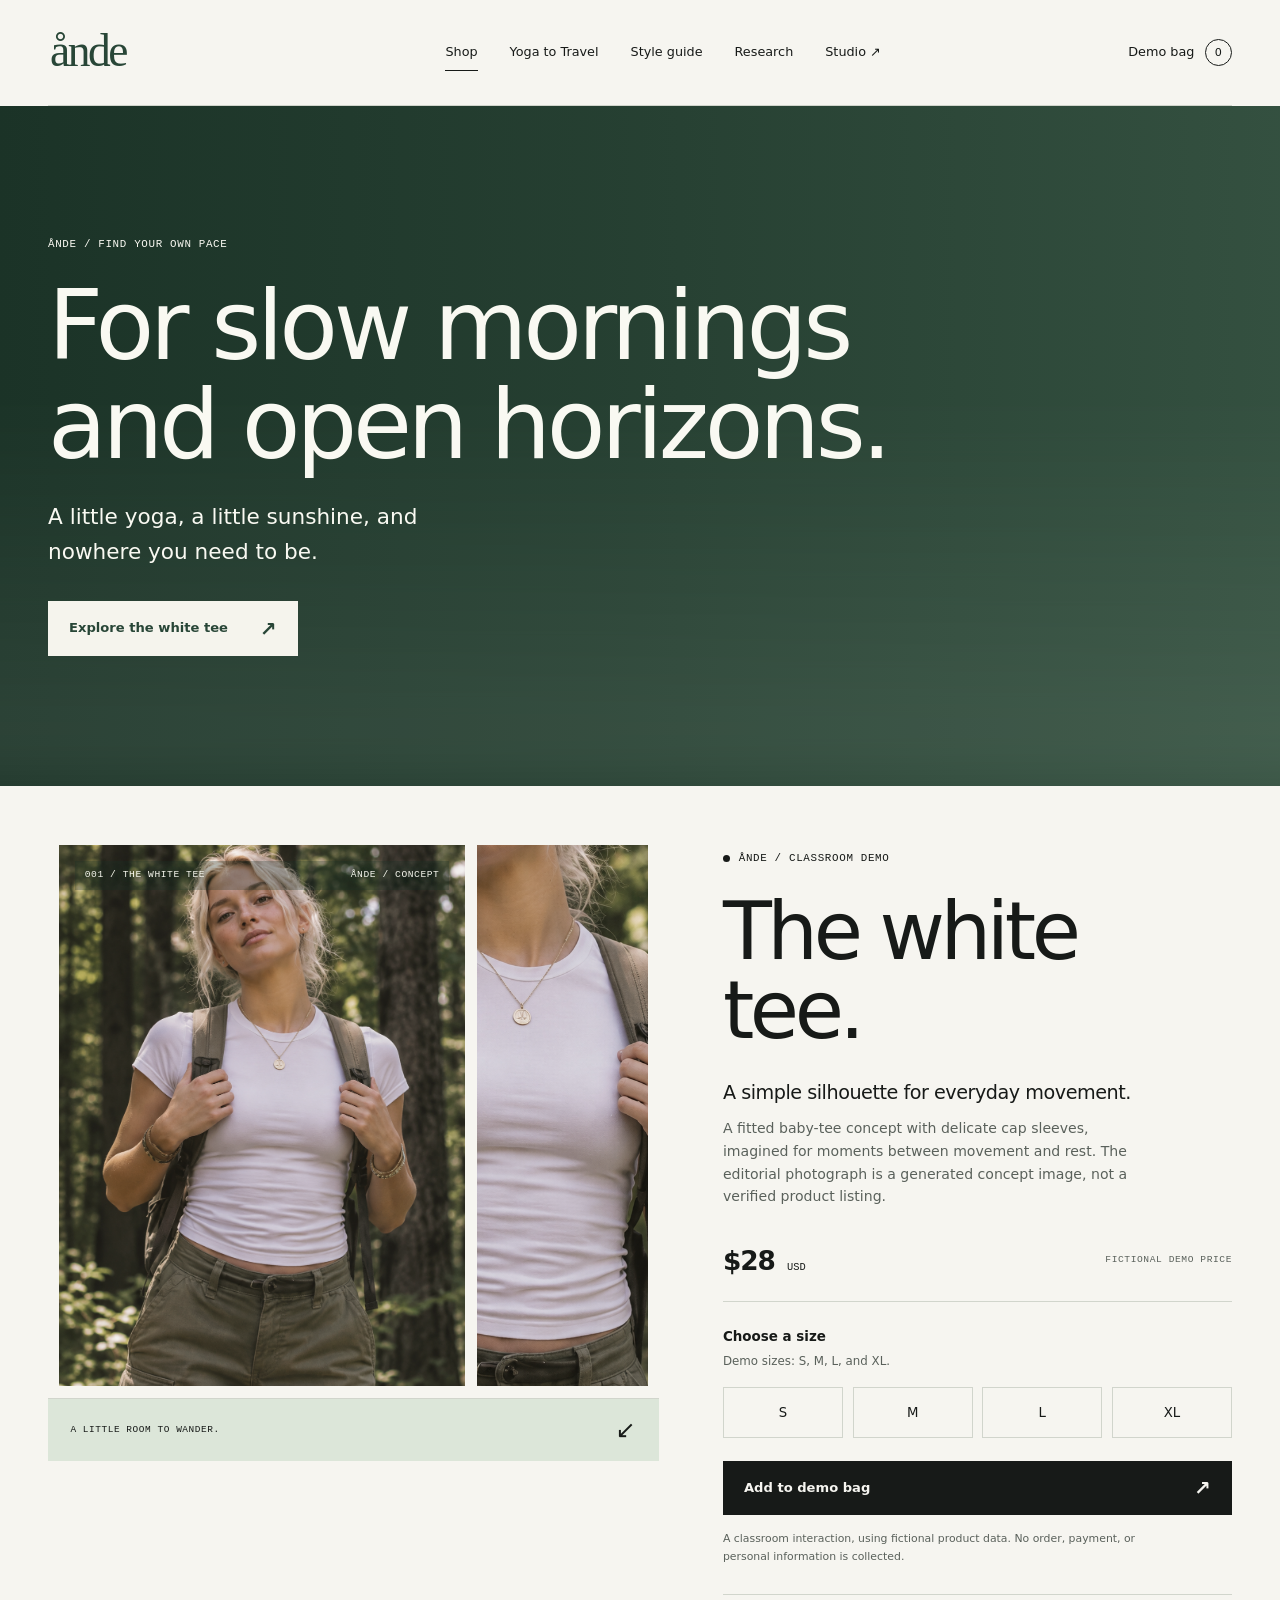
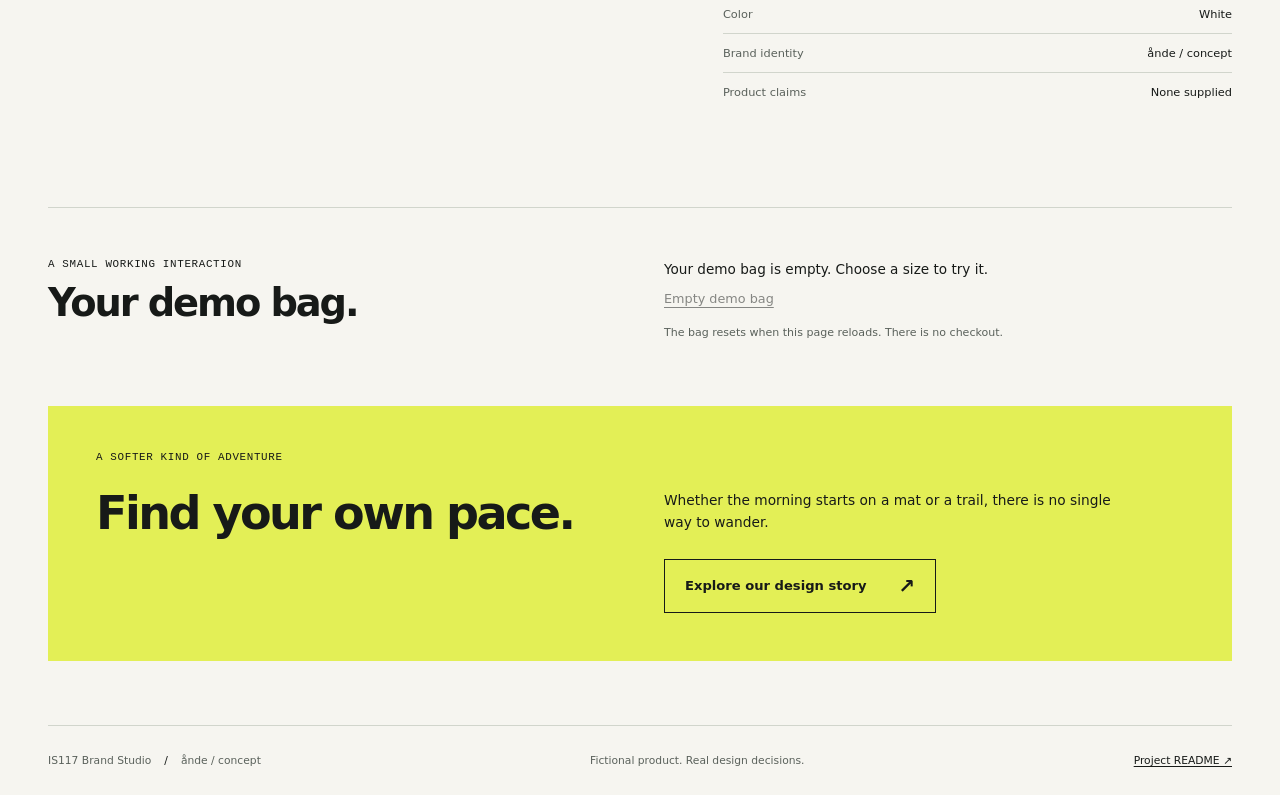
<file: public/index.html>
<!doctype html>
<html lang="en">
  <head>
    <meta charset="utf-8" />
    <meta name="viewport" content="width=device-width, initial-scale=1" />
    <meta
      name="description"
      content="ånde: a white tee concept for slow mornings and open horizons. Classroom demo storefront."
    />
    <title>ånde — slow mornings and open horizons</title>
    <link rel="icon" href="data:," />
    <link rel="stylesheet" href="styles.css" />
    <script src="shop.js" defer></script>
  </head>
  <body>
    <a class="skip-link" href="#main">Skip to content</a>

    <header class="site-header wrap">
      <a class="brand-link" href="index.html" aria-label="ånde storefront home"
        ><img
          class="wordmark"
          src="assets/ande-wordmark.svg"
          alt="ånde wordmark"
          width="175"
          height="26"
      /></a>
      <nav class="main-nav" aria-label="Main navigation">
        <a class="nav-link" href="index.html" aria-current="page">Shop</a>
        <a class="nav-link" href="yoga-to-travel.html">Yoga to Travel</a>
        <a class="nav-link" href="styleguide.html">Style guide</a>
        <a class="nav-link" href="research.html">Research</a>
        <a class="nav-link" href="studio.html"
          >Studio <span aria-hidden="true">↗</span></a
        >
      </nav>
      <a class="bag-link" href="#demo-bag" aria-label="View demo bag"
        >Demo bag <span id="bag-count" class="bag-count">0</span></a
      >
    </header>

    <main id="main">
      <section class="ande-hero" aria-labelledby="ande-headline">
        <div class="ande-hero-art" aria-hidden="true">
          <span class="ande-mist"></span>
        </div>
        <div class="ande-hero-copy wrap">
          <p class="eyebrow">ånde / find your own pace</p>
          <h1 id="ande-headline">For slow mornings<br />and open horizons.</h1>
          <p>A little yoga, a little sunshine, and nowhere you need to be.</p>
          <a class="button button-primary" href="#product-title"
            >Explore the white tee <span aria-hidden="true">↗</span></a
          >
        </div>
      </section>
      <section class="product-section wrap" aria-labelledby="product-title">
        <div class="product-visual">
          <div class="ande-photo-stack">
            <div class="ande-photo-primary">
              <div class="visual-label">
                <span>001 / The white tee</span><span>ånde / concept</span>
              </div>
              <img
                class="shirt-image"
                src="assets/a_crisp_realistic_outdoor_portrait_of_a_young_adu.png"
                alt="Platinum-blonde fashion model wearing a fitted white baby tee with cap sleeves in a mossy forest; concept image"
                width="800"
                height="880"
                loading="lazy"
              />
            </div>
            <div class="ande-photo-detail" aria-hidden="true">
              <img
                src="assets/a_crisp_realistic_outdoor_portrait_of_a_young_adu.png"
                alt=""
                loading="lazy"
              />
            </div>
          </div>
          <div class="image-caption">
            <span>A little room to wander.</span
            ><span aria-hidden="true">↙</span>
          </div>
        </div>
        <div class="product-information">
          <p class="eyebrow">
            <span class="status-dot" aria-hidden="true"></span> ånde / classroom
            demo
          </p>
          <h1 id="product-title">The white<br />tee.</h1>
          <p class="product-intro">
            A simple silhouette for everyday movement.
          </p>
          <p class="muted product-description">
            A fitted baby-tee concept with delicate cap sleeves, imagined for
            moments between movement and rest. The editorial photograph is a
            generated concept image, not a verified product listing.
          </p>
          <div class="price-row">
            <p class="price">$28 <span>USD</span></p>
            <span class="micro-label">Fictional demo price</span>
          </div>
          <form id="product-form" class="product-form" novalidate>
            <fieldset aria-describedby="size-help size-error">
              <legend>Choose a size</legend>
              <p id="size-help" class="field-help">
                Demo sizes: S, M, L, and XL.
              </p>
              <div class="size-options">
                <label class="size-option"
                  ><input type="radio" name="size" value="S" /><span
                    >S</span
                  ></label
                >
                <label class="size-option"
                  ><input type="radio" name="size" value="M" /><span
                    >M</span
                  ></label
                >
                <label class="size-option"
                  ><input type="radio" name="size" value="L" /><span
                    >L</span
                  ></label
                >
                <label class="size-option"
                  ><input type="radio" name="size" value="XL" /><span
                    >XL</span
                  ></label
                >
              </div>
              <p id="size-error" class="field-error" role="alert" hidden>
                Choose a size before adding the shirt to your demo bag.
              </p>
            </fieldset>
            <button class="button button-primary add-button" type="submit">
              Add to demo bag <span aria-hidden="true">↗</span>
            </button>
          </form>
          <p class="demo-disclaimer">
            A classroom interaction, using fictional product data. No order,
            payment, or personal information is collected.
          </p>
          <dl class="product-facts">
            <div>
              <dt>Color</dt>
              <dd>White</dd>
            </div>
            <div>
              <dt>Brand identity</dt>
              <dd>ånde / concept</dd>
            </div>
            <div>
              <dt>Product claims</dt>
              <dd>None supplied</dd>
            </div>
          </dl>
        </div>
      </section>

      <section
        id="demo-bag"
        class="bag-section wrap"
        aria-labelledby="bag-title"
      >
        <div>
          <p class="eyebrow">A small working interaction</p>
          <h2 id="bag-title">Your demo bag.</h2>
        </div>
        <div class="bag-details">
          <p
            id="bag-status"
            class="bag-message"
            role="status"
            aria-live="polite"
            aria-atomic="true"
          >
            Your demo bag is empty. Choose a size to try it.
          </p>
          <ul id="bag-items" class="bag-items"></ul>
          <button id="clear-bag" class="text-button" type="button" disabled>
            Empty demo bag
          </button>
          <p class="field-help">
            The bag resets when this page reloads. There is no checkout.
          </p>
        </div>
      </section>

      <section class="starter-next wrap" aria-labelledby="next-title">
        <p class="eyebrow">A softer kind of adventure</p>
        <h2 id="next-title">Find your own pace.</h2>
        <div>
          <p>
            Whether the morning starts on a mat or a trail, there is no single
            way to wander.
          </p>
          <a class="button button-secondary" href="styleguide.html"
            >Explore our design story <span aria-hidden="true">↗</span></a
          >
        </div>
      </section>
    </main>

    <footer class="site-footer wrap">
      <p>
        IS117 Brand Studio <span class="footer-separator"> / </span> ånde /
        concept
      </p>
      <p class="footer-tagline">Fictional product. Real design decisions.</p>
      <a href="https://github.com/kaw393939/is117-brand-studio#readme"
        >Project README <span aria-hidden="true">↗</span></a
      >
    </footer>
  </body>
</html>
</file>
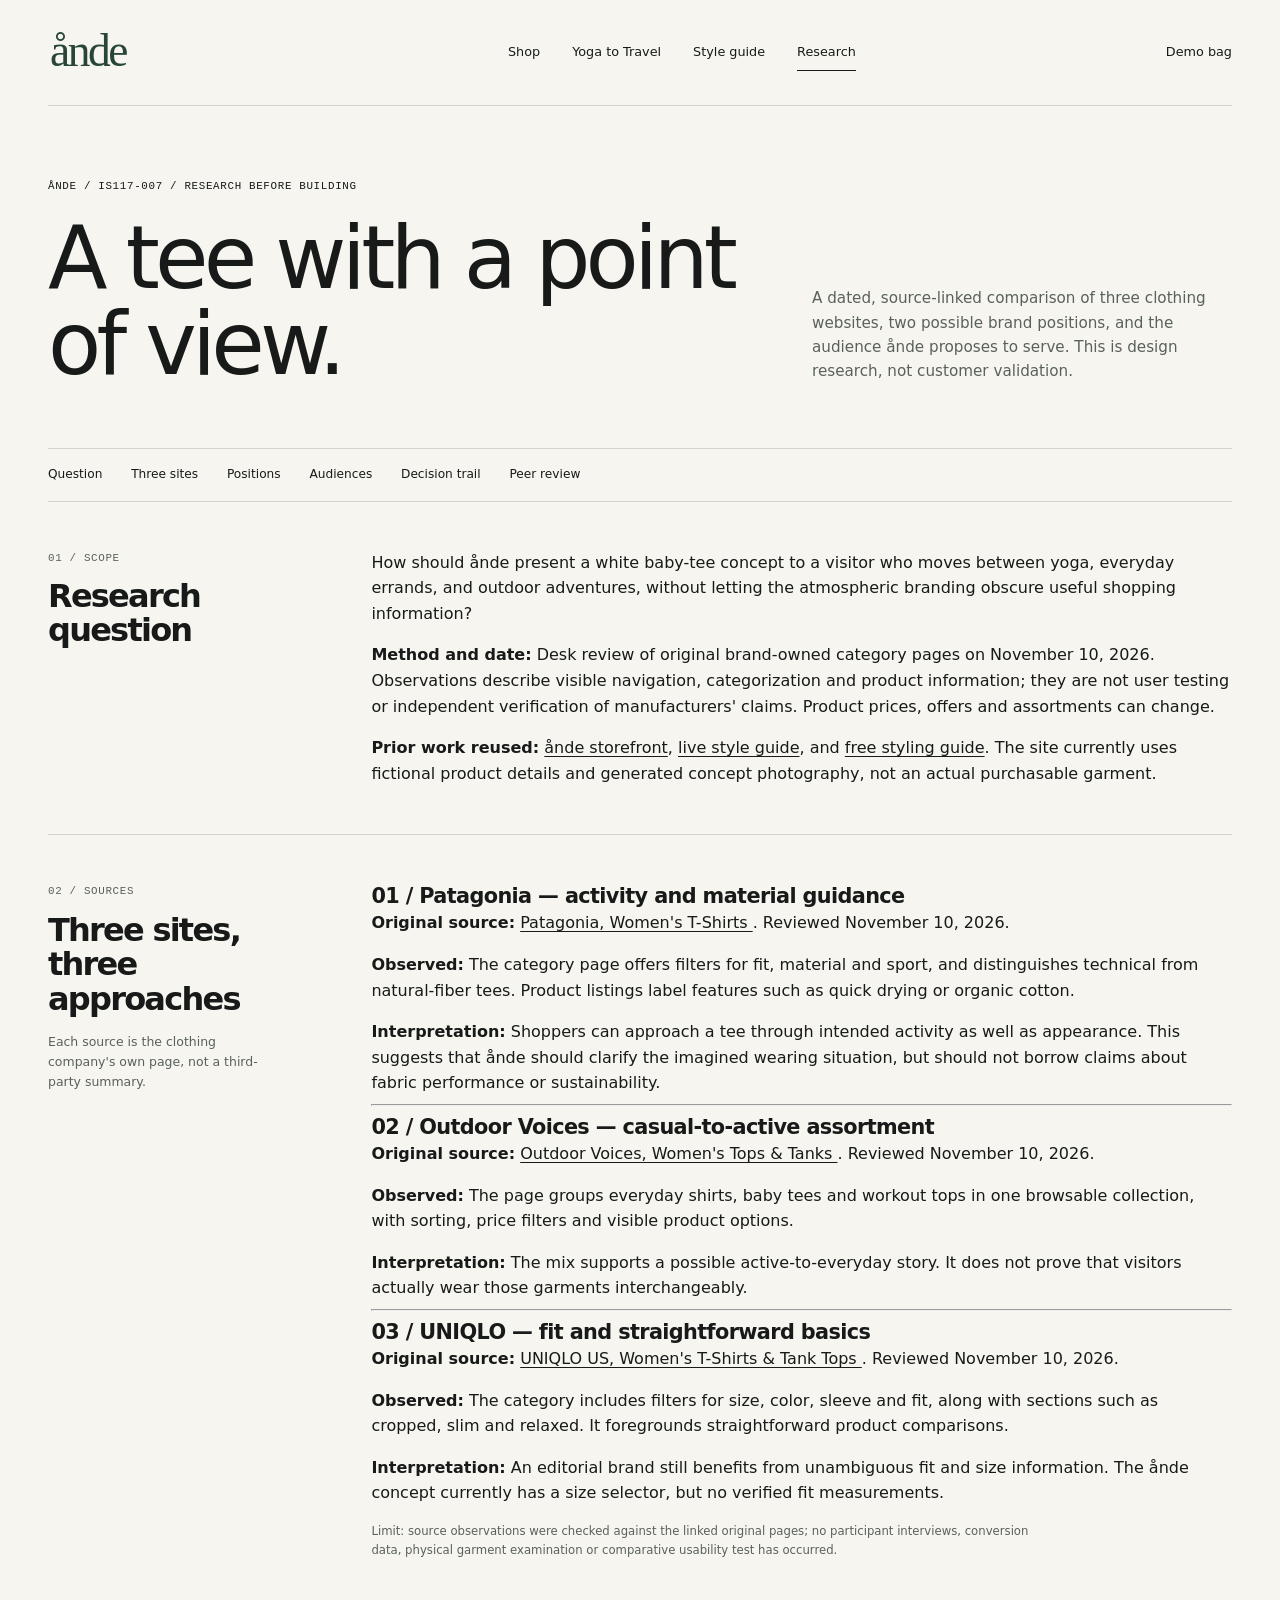
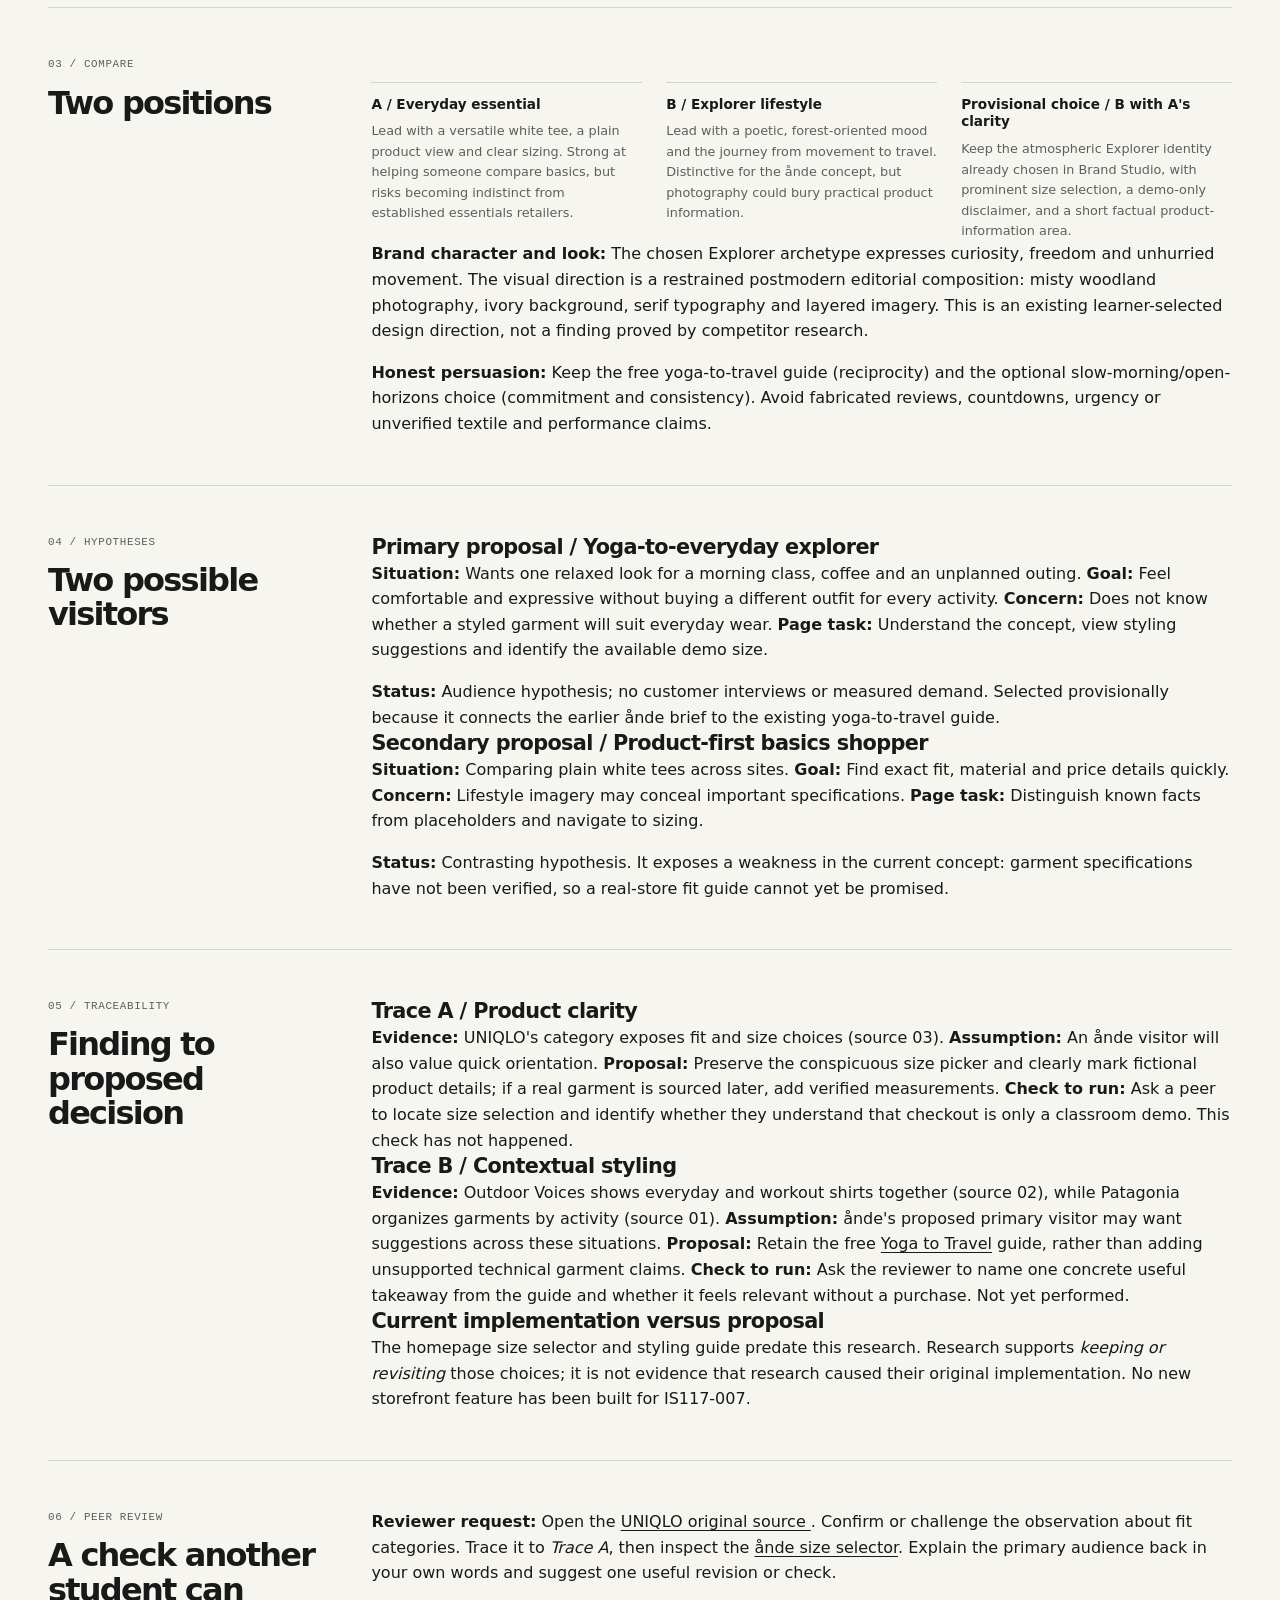
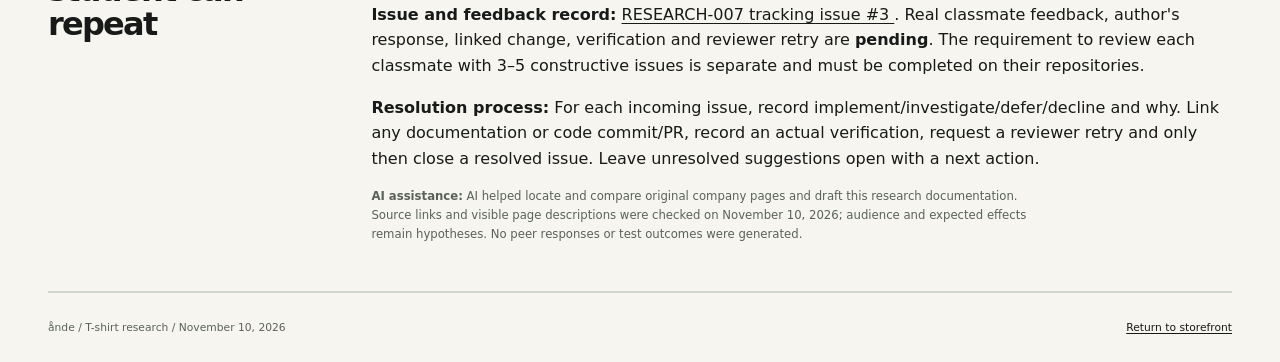
<file: public/research.html>
<!doctype html>
<html lang="en">
  <head>
    <meta charset="utf-8" />
    <meta name="viewport" content="width=device-width, initial-scale=1" />
    <meta
      name="description"
      content="Source-linked research for the ånde white T-shirt audience and design decisions."
    />
    <title>T-shirt research — ånde</title>
    <link rel="icon" href="data:," />
    <link rel="stylesheet" href="styles.css" />
  </head>
  <body>
    <a class="skip-link" href="#main">Skip to content</a>
    <header class="site-header wrap">
      <a class="brand-link" href="index.html" aria-label="ånde storefront home"
        ><img
          class="wordmark"
          src="assets/ande-wordmark.svg"
          alt="ånde wordmark"
          width="175"
          height="26"
      /></a>
      <nav class="main-nav" aria-label="Main navigation">
        <a class="nav-link" href="index.html">Shop</a>
        <a class="nav-link" href="yoga-to-travel.html">Yoga to Travel</a>
        <a class="nav-link" href="styleguide.html">Style guide</a>
        <a class="nav-link" href="research.html" aria-current="page">Research</a>
      </nav>
      <a class="bag-link" href="index.html#demo-bag">Demo bag</a>
    </header>
    <main id="main" class="wrap">
      <section class="page-hero" aria-labelledby="research-title">
        <p class="eyebrow">ånde / IS117-007 / research before building</p>
        <h1 id="research-title">A tee with a point of view.</h1>
        <p class="hero-summary">
          A dated, source-linked comparison of three clothing websites, two
          possible brand positions, and the audience ånde proposes to serve.
          This is design research, not customer validation.
        </p>
      </section>
      <nav class="page-subnav" aria-label="Research sections">
        <a class="section-link" href="#question">Question</a>
        <a class="section-link" href="#sites">Three sites</a>
        <a class="section-link" href="#positions">Positions</a>
        <a class="section-link" href="#audiences">Audiences</a>
        <a class="section-link" href="#decision">Decision trail</a>
        <a class="section-link" href="#review">Peer review</a>
      </nav>

      <section id="question" class="guide-section" aria-labelledby="question-title">
        <div class="section-heading">
          <span class="section-number">01 / Scope</span>
          <h2 id="question-title">Research question</h2>
        </div>
        <div class="guide-content">
          <p>
            How should ånde present a white baby-tee concept to a visitor who
            moves between yoga, everyday errands, and outdoor adventures,
            without letting the atmospheric branding obscure useful shopping information?
          </p>
          <p>
            <strong>Method and date:</strong> Desk review of original brand-owned
            category pages on November 10, 2026. Observations describe visible
            navigation, categorization and product information; they are not user
            testing or independent verification of manufacturers' claims.
            Product prices, offers and assortments can change.
          </p>
          <p>
            <strong>Prior work reused:</strong>
            <a href="index.html">ånde storefront</a>,
            <a href="styleguide.html">live style guide</a>, and
            <a href="yoga-to-travel.html">free styling guide</a>.
            The site currently uses fictional product details and generated
            concept photography, not an actual purchasable garment.
          </p>
        </div>
      </section>

      <section id="sites" class="guide-section" aria-labelledby="sites-title">
        <div class="section-heading">
          <span class="section-number">02 / Sources</span>
          <h2 id="sites-title">Three sites, three approaches</h2>
          <p>Each source is the clothing company's own page, not a third-party summary.</p>
        </div>
        <div class="guide-content">
          <h3>01 / Patagonia — activity and material guidance</h3>
          <p>
            <strong>Original source:</strong>
            <a href="https://www.patagonia.com/shop/womens/tops/t-shirts">
              Patagonia, Women's T-Shirts
            </a>.
            Reviewed November 10, 2026.
          </p>
          <p>
            <strong>Observed:</strong> The category page offers filters for fit,
            material and sport, and distinguishes technical from natural-fiber tees.
            Product listings label features such as quick drying or organic cotton.
          </p>
          <p>
            <strong>Interpretation:</strong> Shoppers can approach a tee through
            intended activity as well as appearance. This suggests that ånde
            should clarify the imagined wearing situation, but should not
            borrow claims about fabric performance or sustainability.
          </p>
          <hr />
          <h3>02 / Outdoor Voices — casual-to-active assortment</h3>
          <p>
            <strong>Original source:</strong>
            <a href="https://www.outdoorvoices.com/collections/womens-tops">
              Outdoor Voices, Women's Tops &amp; Tanks
            </a>.
            Reviewed November 10, 2026.
          </p>
          <p>
            <strong>Observed:</strong> The page groups everyday shirts, baby tees
            and workout tops in one browsable collection, with sorting, price
            filters and visible product options.
          </p>
          <p>
            <strong>Interpretation:</strong> The mix supports a possible
            active-to-everyday story. It does not prove that visitors actually
            wear those garments interchangeably.
          </p>
          <hr />
          <h3>03 / UNIQLO — fit and straightforward basics</h3>
          <p>
            <strong>Original source:</strong>
            <a href="https://www.uniqlo.com/us/en/women/tops/t-shirts">
              UNIQLO US, Women's T-Shirts &amp; Tank Tops
            </a>.
            Reviewed November 10, 2026.
          </p>
          <p>
            <strong>Observed:</strong> The category includes filters for size,
            color, sleeve and fit, along with sections such as cropped, slim
            and relaxed. It foregrounds straightforward product comparisons.
          </p>
          <p>
            <strong>Interpretation:</strong> An editorial brand still benefits
            from unambiguous fit and size information. The ånde concept currently
            has a size selector, but no verified fit measurements.
          </p>
          <p class="guide-note">
            Limit: source observations were checked against the linked original
            pages; no participant interviews, conversion data, physical garment
            examination or comparative usability test has occurred.
          </p>
        </div>
      </section>

      <section id="positions" class="guide-section" aria-labelledby="positions-title">
        <div class="section-heading">
          <span class="section-number">03 / Compare</span>
          <h2 id="positions-title">Two positions</h2>
        </div>
        <div class="guide-content">
          <div class="decision-grid">
            <div>
              <h3>A / Everyday essential</h3>
              <p>
                Lead with a versatile white tee, a plain product view and clear
                sizing. Strong at helping someone compare basics, but risks
                becoming indistinct from established essentials retailers.
              </p>
            </div>
            <div>
              <h3>B / Explorer lifestyle</h3>
              <p>
                Lead with a poetic, forest-oriented mood and the journey from
                movement to travel. Distinctive for the ånde concept, but
                photography could bury practical product information.
              </p>
            </div>
            <div>
              <h3>Provisional choice / B with A's clarity</h3>
              <p>
                Keep the atmospheric Explorer identity already chosen in Brand
                Studio, with prominent size selection, a demo-only disclaimer,
                and a short factual product-information area.
              </p>
            </div>
          </div>
          <p>
            <strong>Brand character and look:</strong> The chosen Explorer archetype
            expresses curiosity, freedom and unhurried movement. The visual
            direction is a restrained postmodern editorial composition: misty
            woodland photography, ivory background, serif typography and
            layered imagery. This is an existing learner-selected design
            direction, not a finding proved by competitor research.
          </p>
          <p>
            <strong>Honest persuasion:</strong> Keep the free yoga-to-travel
            guide (reciprocity) and the optional slow-morning/open-horizons choice
            (commitment and consistency). Avoid fabricated reviews, countdowns,
            urgency or unverified textile and performance claims.
          </p>
        </div>
      </section>

      <section id="audiences" class="guide-section" aria-labelledby="audiences-title">
        <div class="section-heading">
          <span class="section-number">04 / Hypotheses</span>
          <h2 id="audiences-title">Two possible visitors</h2>
        </div>
        <div class="guide-content">
          <h3>Primary proposal / Yoga-to-everyday explorer</h3>
          <p>
            <strong>Situation:</strong> Wants one relaxed look for a morning
            class, coffee and an unplanned outing.
            <strong>Goal:</strong> Feel comfortable and expressive without
            buying a different outfit for every activity.
            <strong>Concern:</strong> Does not know whether a styled garment
            will suit everyday wear.
            <strong>Page task:</strong> Understand the concept, view styling
            suggestions and identify the available demo size.
          </p>
          <p>
            <strong>Status:</strong> Audience hypothesis; no customer interviews
            or measured demand. Selected provisionally because it connects the
            earlier ånde brief to the existing yoga-to-travel guide.
          </p>
          <h3>Secondary proposal / Product-first basics shopper</h3>
          <p>
            <strong>Situation:</strong> Comparing plain white tees across sites.
            <strong>Goal:</strong> Find exact fit, material and price details
            quickly. <strong>Concern:</strong> Lifestyle imagery may conceal
            important specifications. <strong>Page task:</strong> Distinguish
            known facts from placeholders and navigate to sizing.
          </p>
          <p>
            <strong>Status:</strong> Contrasting hypothesis. It exposes a
            weakness in the current concept: garment specifications have not
            been verified, so a real-store fit guide cannot yet be promised.
          </p>
        </div>
      </section>

      <section id="decision" class="guide-section" aria-labelledby="decision-title">
        <div class="section-heading">
          <span class="section-number">05 / Traceability</span>
          <h2 id="decision-title">Finding to proposed decision</h2>
        </div>
        <div class="guide-content">
          <h3>Trace A / Product clarity</h3>
          <p>
            <strong>Evidence:</strong> UNIQLO's category exposes fit and size
            choices (source 03). <strong>Assumption:</strong> An ånde visitor
            will also value quick orientation. <strong>Proposal:</strong>
            Preserve the conspicuous size picker and clearly mark fictional
            product details; if a real garment is sourced later, add verified
            measurements. <strong>Check to run:</strong> Ask a peer to locate
            size selection and identify whether they understand that checkout
            is only a classroom demo. This check has not happened.
          </p>
          <h3>Trace B / Contextual styling</h3>
          <p>
            <strong>Evidence:</strong> Outdoor Voices shows everyday and workout
            shirts together (source 02), while Patagonia organizes garments by
            activity (source 01). <strong>Assumption:</strong> ånde's proposed
            primary visitor may want suggestions across these situations.
            <strong>Proposal:</strong> Retain the free
            <a href="yoga-to-travel.html">Yoga to Travel</a> guide, rather than
            adding unsupported technical garment claims.
            <strong>Check to run:</strong> Ask the reviewer to name one
            concrete useful takeaway from the guide and whether it feels
            relevant without a purchase. Not yet performed.
          </p>
          <h3>Current implementation versus proposal</h3>
          <p>
            The homepage size selector and styling guide predate this research.
            Research supports <em>keeping or revisiting</em> those choices; it
            is not evidence that research caused their original implementation.
            No new storefront feature has been built for IS117-007.
          </p>
        </div>
      </section>

      <section id="review" class="guide-section" aria-labelledby="review-title">
        <div class="section-heading">
          <span class="section-number">06 / Peer review</span>
          <h2 id="review-title">A check another student can repeat</h2>
        </div>
        <div class="guide-content">
          <p>
            <strong>Reviewer request:</strong> Open the
            <a href="https://www.uniqlo.com/us/en/women/tops/t-shirts">
              UNIQLO original source
            </a>. Confirm or challenge the observation about fit categories.
            Trace it to <em>Trace A</em>, then inspect the
            <a href="index.html#product-title">ånde size selector</a>.
            Explain the primary audience back in your own words and suggest
            one useful revision or check.
          </p>
          <p>
            <strong>Issue and feedback record:</strong>
            <a href="https://github.com/cs0759/IS-117_Brand-Studio/issues/3">
              RESEARCH-007 tracking issue #3
            </a>.
            Real classmate feedback, author's response, linked change,
            verification and reviewer retry are <strong>pending</strong>.
            The requirement to review each classmate with 3–5 constructive
            issues is separate and must be completed on their repositories.
          </p>
          <p>
            <strong>Resolution process:</strong> For each incoming issue,
            record implement/investigate/defer/decline and why. Link any
            documentation or code commit/PR, record an actual verification,
            request a reviewer retry and only then close a resolved issue.
            Leave unresolved suggestions open with a next action.
          </p>
          <p class="guide-note">
            <strong>AI assistance:</strong> AI helped locate and compare
            original company pages and draft this research documentation.
            Source links and visible page descriptions were checked on
            November 10, 2026; audience and expected effects remain hypotheses.
            No peer responses or test outcomes were generated.
          </p>
        </div>
      </section>
      <footer class="site-footer">
        <span>ånde / T-shirt research / November 10, 2026</span>
        <a href="index.html">Return to storefront</a>
      </footer>
    </main>
  </body>
</html>
</file>
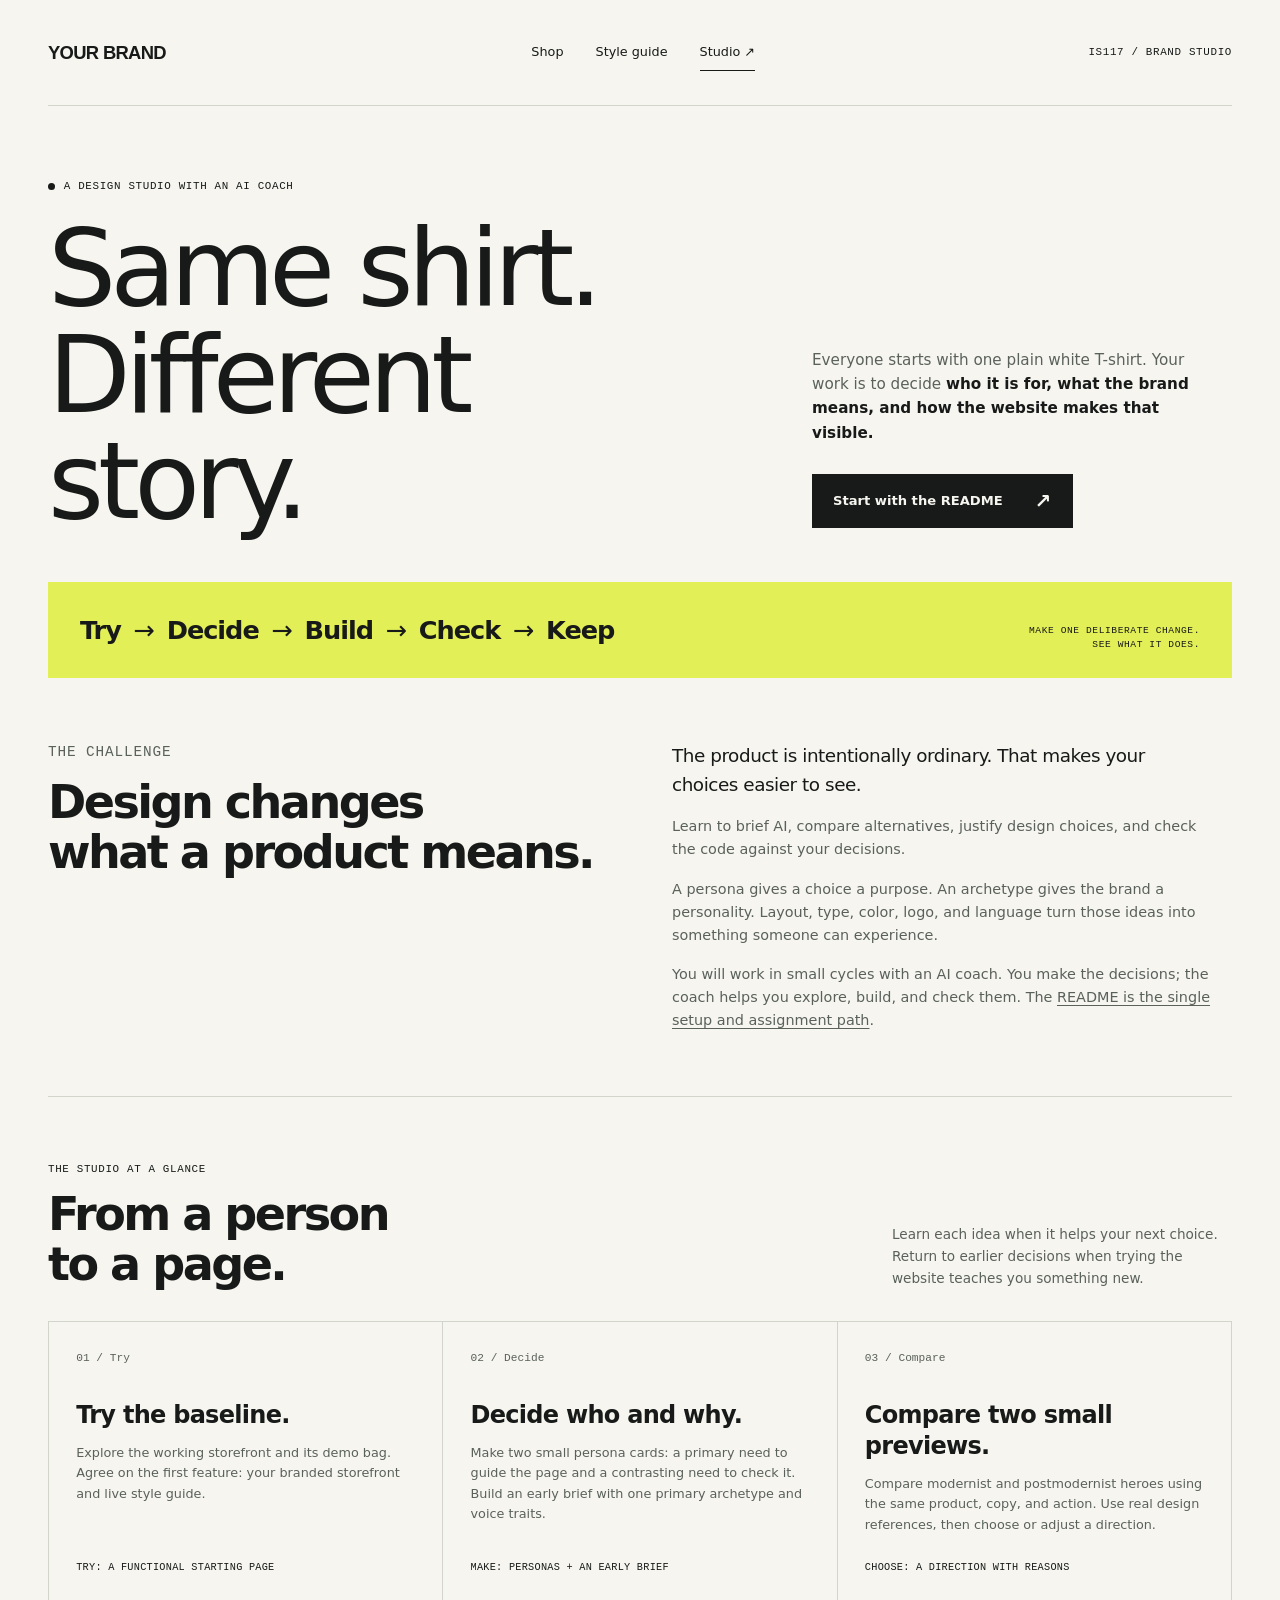
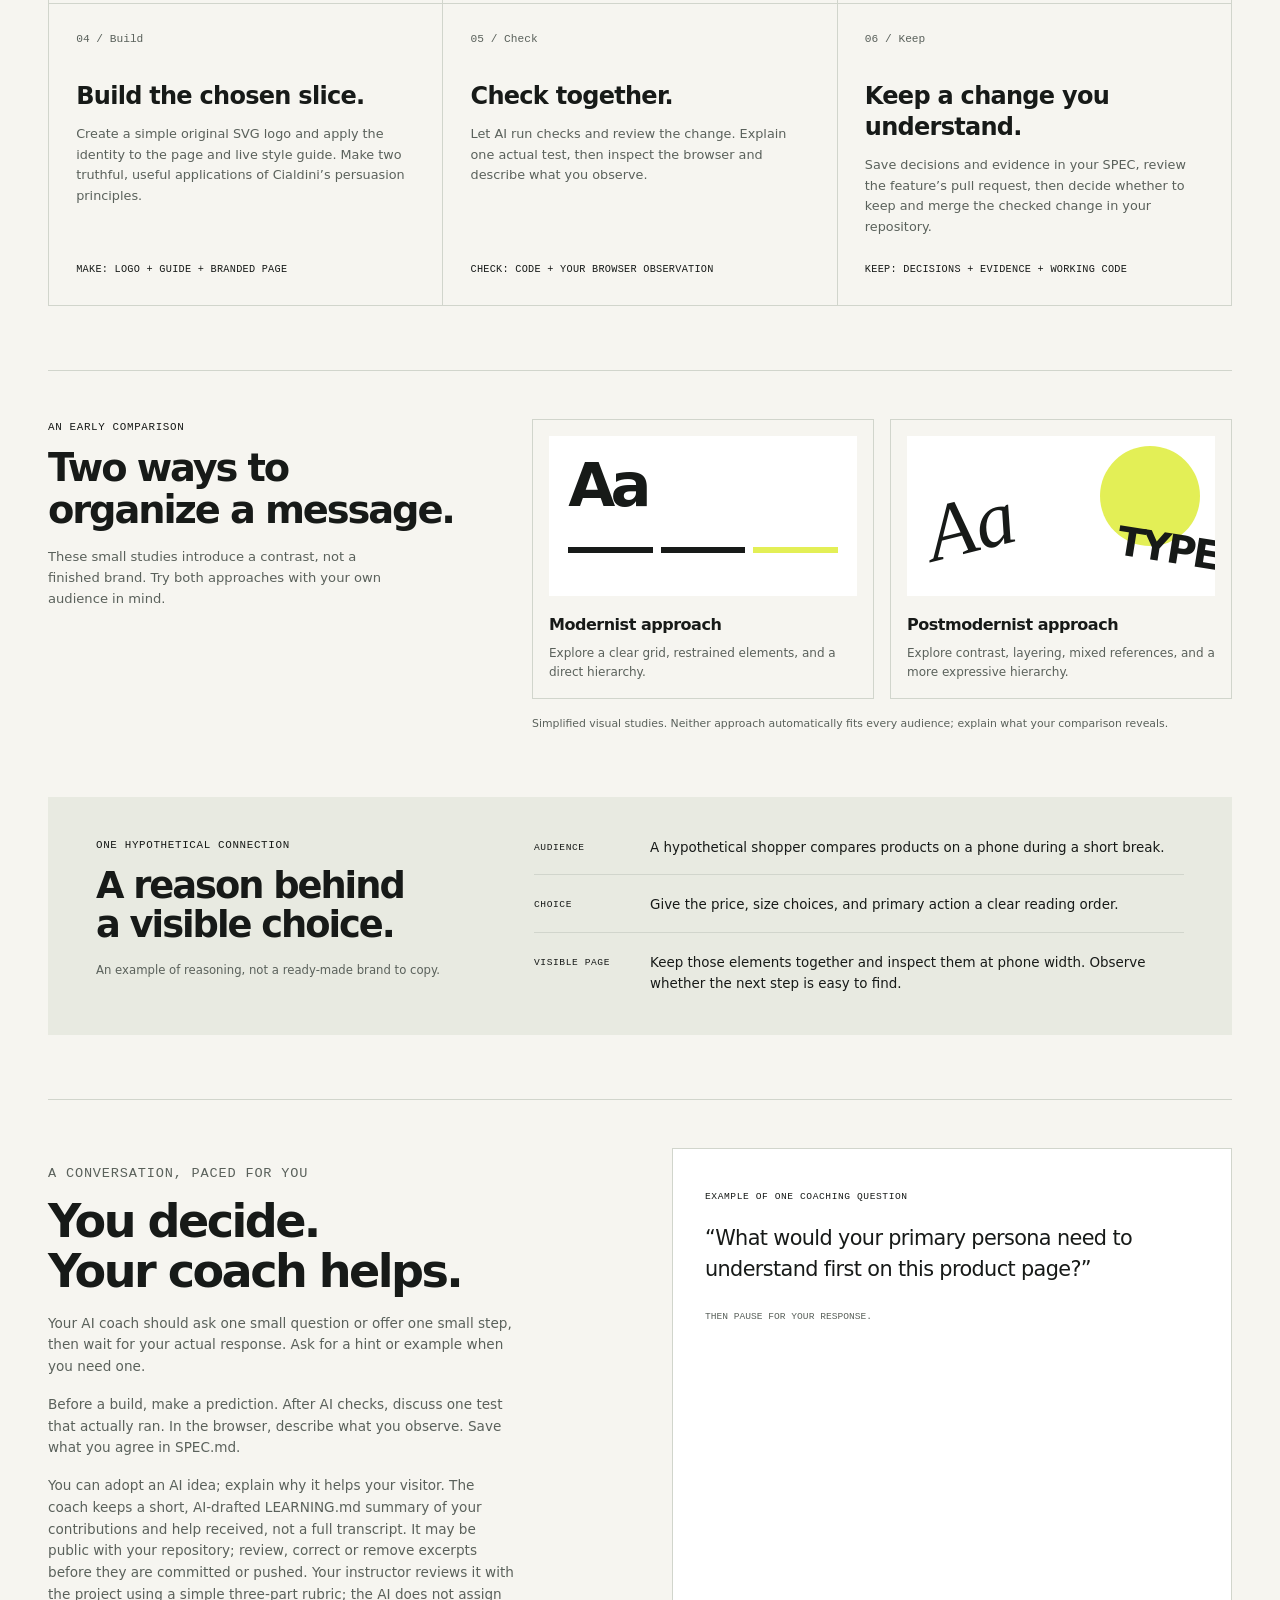
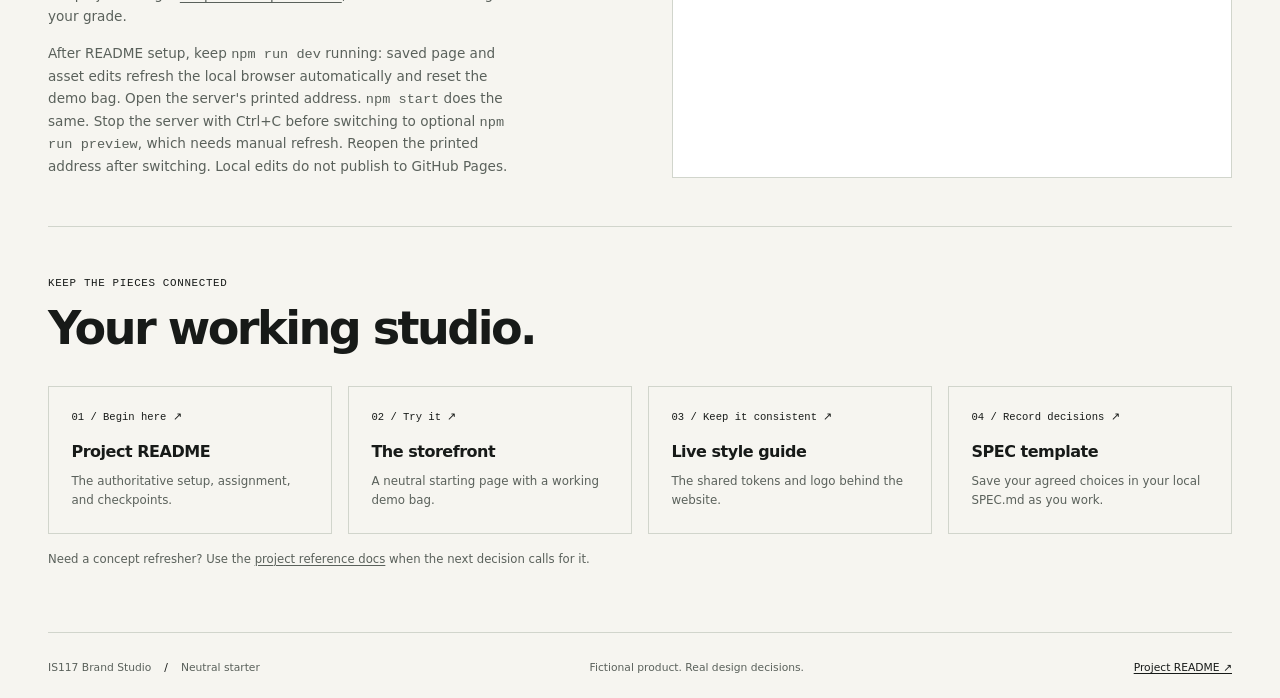
<file: public/studio.html>
<!doctype html>
<html lang="en">
  <head>
    <meta charset="utf-8" />
    <meta name="viewport" content="width=device-width, initial-scale=1" />
    <meta
      name="description"
      content="IS117 Brand Studio: turn one plain white T-shirt into a deliberate brand and website, with an AI coach and decisions you can explain."
    />
    <title>Same shirt. Different story. — IS117 Brand Studio</title>
    <link rel="icon" href="data:," />
    <link rel="stylesheet" href="styles.css" />
    <link rel="stylesheet" href="studio.css" />
  </head>
  <body>
    <a class="skip-link" href="#main">Skip to content</a>
    <header class="site-header wrap">
      <a
        class="brand-link"
        href="index.html"
        aria-label="Your Brand storefront home"
        ><img
          class="wordmark"
          src="assets/wordmark.svg"
          alt="Neutral starter wordmark"
          width="175"
          height="26"
      /></a>
      <nav class="main-nav" aria-label="Main navigation">
        <a class="nav-link" href="index.html">Shop</a
        ><a class="nav-link" href="styleguide.html">Style guide</a
        ><a class="nav-link" href="studio.html" aria-current="page"
          >Studio <span aria-hidden="true">↗</span></a
        >
      </nav>
      <span class="micro-label">IS117 / Brand Studio</span>
    </header>
    <main id="main">
      <section
        class="page-hero studio-hero wrap"
        aria-labelledby="studio-title"
      >
        <p class="eyebrow">
          <span class="status-dot" aria-hidden="true"></span> A design studio
          with an AI coach
        </p>
        <h1 id="studio-title">Same shirt.<br />Different story.</h1>
        <div class="hero-summary">
          <p>
            Everyone starts with one plain white T-shirt. Your work is to decide
            <strong
              >who it is for, what the brand means, and how the website makes
              that visible.</strong
            >
          </p>
          <a
            class="button button-primary"
            href="https://github.com/kaw393939/is117-brand-studio#readme"
            >Start with the README <span aria-hidden="true">↗</span></a
          >
        </div>
      </section>
      <div class="studio-ribbon wrap">
        <p class="cycle">
          Try <span aria-hidden="true">→</span> Decide
          <span aria-hidden="true">→</span> Build
          <span aria-hidden="true">→</span> Check
          <span aria-hidden="true">→</span> Keep
        </p>
        <p class="micro-label">
          Make one deliberate change.<br />See what it does.
        </p>
      </div>

      <section class="studio-intro wrap" aria-labelledby="why-title">
        <div>
          <p class="eyebrow">The challenge</p>
          <h2 id="why-title">Design changes<br />what a product means.</h2>
        </div>
        <div>
          <p class="lead">
            The product is intentionally ordinary. That makes your choices
            easier to see.
          </p>
          <p>
            Learn to brief AI, compare alternatives, justify design choices, and
            check the code against your decisions.
          </p>
          <p>
            A persona gives a choice a purpose. An archetype gives the brand a
            personality. Layout, type, color, logo, and language turn those
            ideas into something someone can experience.
          </p>
          <p>
            You will work in small cycles with an AI coach. You make the
            decisions; the coach helps you explore, build, and check them. The
            <a href="https://github.com/kaw393939/is117-brand-studio#readme"
              >README is the single setup and assignment path</a
            >.
          </p>
        </div>
      </section>

      <section class="path-section wrap" aria-labelledby="path-title">
        <div class="path-intro">
          <div>
            <p class="eyebrow">The studio at a glance</p>
            <h2 id="path-title">From a person<br />to a page.</h2>
          </div>
          <p>
            Learn each idea when it helps your next choice. Return to earlier
            decisions when trying the website teaches you something new.
          </p>
        </div>
        <ol class="studio-path">
          <li>
            <span class="stage-number">01 / Try</span>
            <h3>Try the baseline.</h3>
            <p>
              Explore the working storefront and its demo bag. Agree on the
              first feature: your branded storefront and live style guide.
            </p>
            <p class="stage-output">Try: a functional starting page</p>
          </li>
          <li>
            <span class="stage-number">02 / Decide</span>
            <h3>Decide who and why.</h3>
            <p>
              Make two small persona cards: a primary need to guide the page and
              a contrasting need to check it. Build an early brief with one
              primary archetype and voice traits.
            </p>
            <p class="stage-output">Make: personas + an early brief</p>
          </li>
          <li>
            <span class="stage-number">03 / Compare</span>
            <h3>Compare two small previews.</h3>
            <p>
              Compare modernist and postmodernist heroes using the same product,
              copy, and action. Use real design references, then choose or
              adjust a direction.
            </p>
            <p class="stage-output">Choose: a direction with reasons</p>
          </li>
          <li>
            <span class="stage-number">04 / Build</span>
            <h3>Build the chosen slice.</h3>
            <p>
              Create a simple original SVG logo and apply the identity to the
              page and live style guide. Make two truthful, useful applications
              of Cialdini’s persuasion principles.
            </p>
            <p class="stage-output">Make: logo + guide + branded page</p>
          </li>
          <li>
            <span class="stage-number">05 / Check</span>
            <h3>Check together.</h3>
            <p>
              Let AI run checks and review the change. Explain one actual test,
              then inspect the browser and describe what you observe.
            </p>
            <p class="stage-output">Check: code + your browser observation</p>
          </li>
          <li>
            <span class="stage-number">06 / Keep</span>
            <h3>Keep a change you understand.</h3>
            <p>
              Save decisions and evidence in your SPEC, review the feature’s
              pull request, then decide whether to keep and merge the checked
              change in your repository.
            </p>
            <p class="stage-output">
              Keep: decisions + evidence + working code
            </p>
          </li>
        </ol>
      </section>

      <section
        class="comparison-section wrap"
        aria-labelledby="comparison-title"
      >
        <div>
          <p class="eyebrow">An early comparison</p>
          <h2 id="comparison-title">Two ways to<br />organize a message.</h2>
          <p class="comparison-description">
            These small studies introduce a contrast, not a finished brand. Try
            both approaches with your own audience in mind.
          </p>
        </div>
        <div class="comparison-grid">
          <article class="direction-card">
            <div class="direction-sketch modern-sketch" aria-hidden="true">
              <i></i><i></i><i></i>
            </div>
            <h3>Modernist approach</h3>
            <p>
              Explore a clear grid, restrained elements, and a direct hierarchy.
            </p>
          </article>
          <article class="direction-card">
            <div class="direction-sketch postmodern-sketch" aria-hidden="true">
              <i></i>
            </div>
            <h3>Postmodernist approach</h3>
            <p>
              Explore contrast, layering, mixed references, and a more
              expressive hierarchy.
            </p>
          </article>
          <p class="comparison-caption">
            Simplified visual studies. Neither approach automatically fits every
            audience; explain what your comparison reveals.
          </p>
        </div>
      </section>

      <section class="example-section wrap" aria-labelledby="example-title">
        <div>
          <p class="eyebrow">One hypothetical connection</p>
          <h2 id="example-title">A reason behind<br />a visible choice.</h2>
          <p class="guide-note">
            An example of reasoning, not a ready-made brand to copy.
          </p>
        </div>
        <div class="example-chain">
          <div class="example-step">
            <span class="micro-label">Audience</span>
            <p>
              A hypothetical shopper compares products on a phone during a short
              break.
            </p>
          </div>
          <div class="example-step">
            <span class="micro-label">Choice</span>
            <p>
              Give the price, size choices, and primary action a clear reading
              order.
            </p>
          </div>
          <div class="example-step">
            <span class="micro-label">Visible page</span>
            <p>
              Keep those elements together and inspect them at phone width.
              Observe whether the next step is easy to find.
            </p>
          </div>
        </div>
      </section>

      <section class="coach-section wrap" aria-labelledby="coach-title">
        <div>
          <p class="eyebrow">A conversation, paced for you</p>
          <h2 id="coach-title">You decide.<br />Your coach helps.</h2>
          <p>
            Your AI coach should ask one small question or offer one small step,
            then wait for your actual response. Ask for a hint or example when
            you need one.
          </p>
          <p>
            Before a build, make a prediction. After AI checks, discuss one test
            that actually ran. In the browser, describe what you observe. Save
            what you agree in SPEC.md.
          </p>
          <p>
            You can adopt an AI idea; explain why it helps your visitor. The
            coach keeps a short, AI-drafted LEARNING.md summary of your
            contributions and help received, not a full transcript. It may be
            public with your repository; review, correct or remove excerpts
            before they are committed or pushed. Your instructor reviews it with
            the project using a
            <a
              href="https://github.com/kaw393939/is117-brand-studio/blob/main/docs/assessment.md"
              >simple three-part rubric</a
            >; the AI does not assign your grade.
          </p>
          <p>
            After README setup, keep <code>npm run dev</code> running: saved
            page and asset edits refresh the local browser automatically and
            reset the demo bag. Open the server's printed address.
            <code>npm start</code> does the same. Stop the server with Ctrl+C
            before switching to optional <code>npm run preview</code>, which
            needs manual refresh. Reopen the printed address after switching.
            Local edits do not publish to GitHub Pages.
          </p>
        </div>
        <blockquote class="coach-quote">
          <span class="micro-label">Example of one coaching question</span>
          <p>
            “What would your primary persona need to understand first on this
            product page?”
          </p>
          <footer>Then pause for your response.</footer>
        </blockquote>
      </section>

      <section class="resource-section wrap" aria-labelledby="resources-title">
        <p class="eyebrow">Keep the pieces connected</p>
        <h2 id="resources-title">Your working studio.</h2>
        <div class="resource-grid">
          <a
            class="resource-card"
            href="https://github.com/kaw393939/is117-brand-studio#readme"
            ><span>01 / Begin here ↗</span>
            <h3>Project README</h3>
            <p>The authoritative setup, assignment, and checkpoints.</p></a
          >
          <a class="resource-card" href="index.html"
            ><span>02 / Try it ↗</span>
            <h3>The storefront</h3>
            <p>A neutral starting page with a working demo bag.</p></a
          >
          <a class="resource-card" href="styleguide.html"
            ><span>03 / Keep it consistent ↗</span>
            <h3>Live style guide</h3>
            <p>The shared tokens and logo behind the website.</p></a
          >
          <a
            class="resource-card"
            href="https://github.com/kaw393939/is117-brand-studio/blob/main/SPEC.md"
            ><span>04 / Record decisions ↗</span>
            <h3>SPEC template</h3>
            <p>
              Save your agreed choices in your local SPEC.md as you work.
            </p></a
          >
        </div>
        <p class="guide-note">
          Need a concept refresher? Use the
          <a
            href="https://github.com/kaw393939/is117-brand-studio/tree/main/docs"
            >project reference docs</a
          >
          when the next decision calls for it.
        </p>
      </section>
    </main>
    <footer class="site-footer wrap">
      <p>
        IS117 Brand Studio <span class="footer-separator"> / </span> Neutral
        starter
      </p>
      <p class="footer-tagline">Fictional product. Real design decisions.</p>
      <a href="https://github.com/kaw393939/is117-brand-studio#readme"
        >Project README <span aria-hidden="true">↗</span></a
      >
    </footer>
  </body>
</html>
</file>
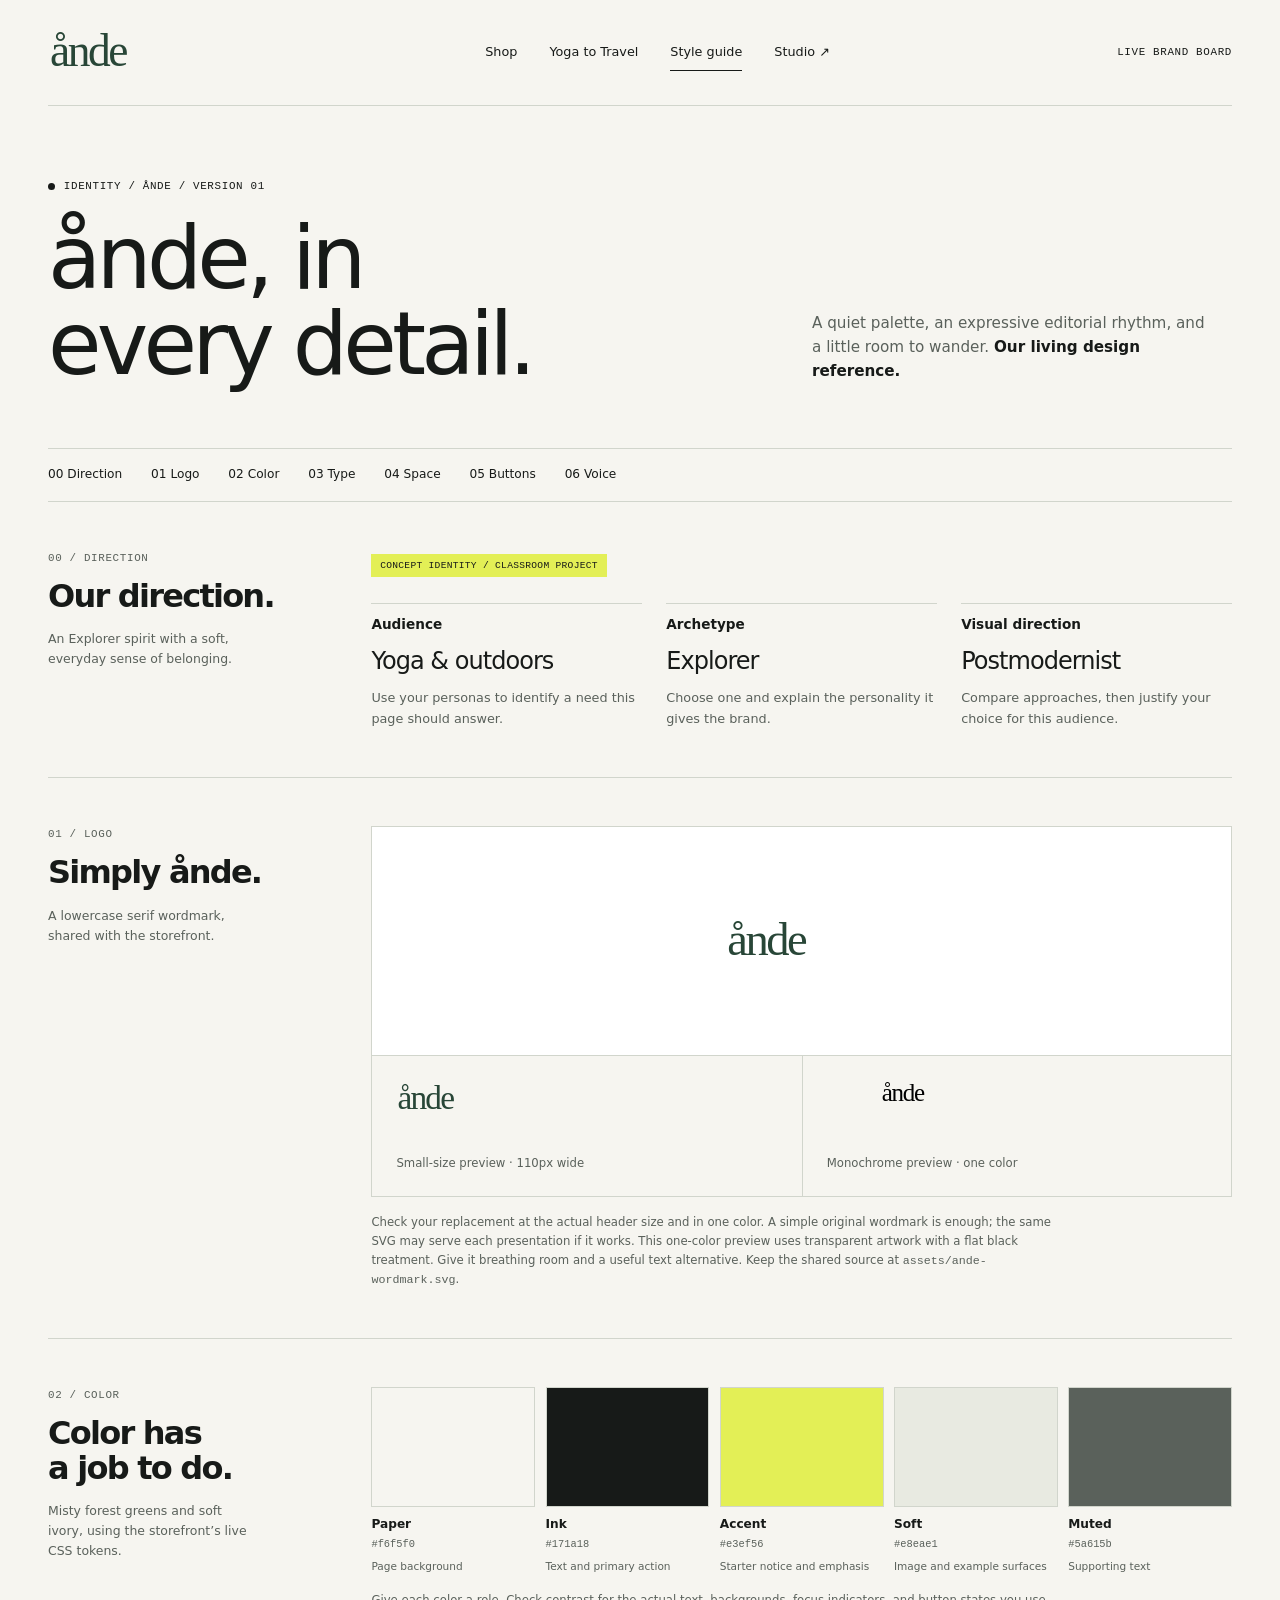
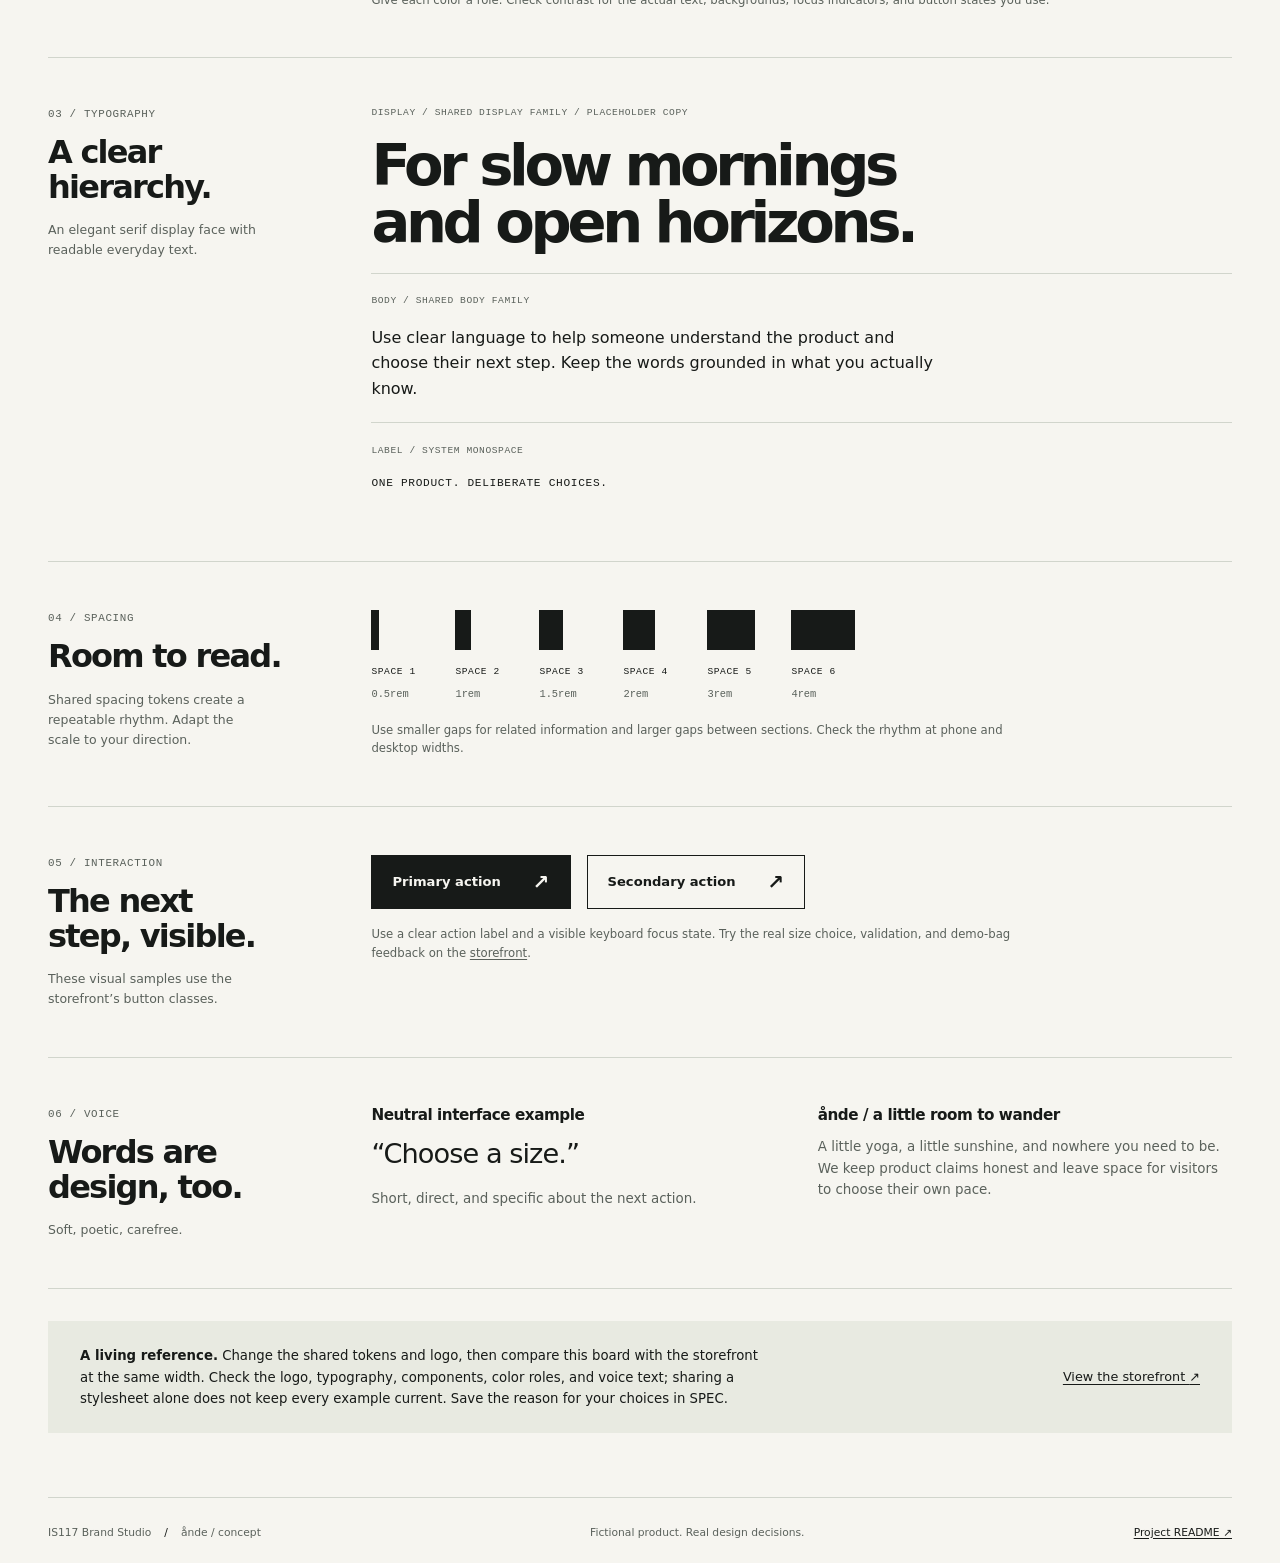
<file: public/styleguide.html>
<!doctype html>
<html lang="en">
  <head>
    <meta charset="utf-8" />
    <meta name="viewport" content="width=device-width, initial-scale=1" />
    <meta
      name="description"
      content="The live design system for ånde, sharing its color, typography, and assets with the storefront."
    />
    <title>ånde — live style guide</title>
    <link rel="icon" href="data:," />
    <link rel="stylesheet" href="styles.css" />
    <script src="styleguide.js" defer></script>
  </head>
  <body>
    <a class="skip-link" href="#main">Skip to content</a>

    <header class="site-header wrap">
      <a class="brand-link" href="index.html" aria-label="ånde storefront home"
        ><img
          class="wordmark"
          src="assets/ande-wordmark.svg"
          alt="ånde wordmark"
          width="175"
          height="26"
      /></a>
      <nav class="main-nav" aria-label="Main navigation">
        <a class="nav-link" href="index.html">Shop</a
        ><a class="nav-link" href="yoga-to-travel.html">Yoga to Travel</a>
        <a class="nav-link" href="styleguide.html" aria-current="page"
          >Style guide</a
        ><a class="nav-link" href="studio.html"
          >Studio <span aria-hidden="true">↗</span></a
        >
      </nav>
      <span class="micro-label">Live brand board</span>
    </header>
    <main id="main">
      <section class="page-hero wrap" aria-labelledby="guide-title">
        <p class="eyebrow">
          <span class="status-dot" aria-hidden="true"></span> Identity / ånde /
          version 01
        </p>
        <h1 id="guide-title">ånde, in<br />every detail.</h1>
        <p class="hero-summary">
          A quiet palette, an expressive editorial rhythm, and a little room to
          wander. <strong>Our living design reference.</strong>
        </p>
      </section>
      <nav class="page-subnav wrap" aria-label="Style guide sections">
        <a class="section-link" href="#direction">00 Direction</a
        ><a class="section-link" href="#logo">01 Logo</a
        ><a class="section-link" href="#palette">02 Color</a
        ><a class="section-link" href="#type">03 Type</a
        ><a class="section-link" href="#spacing">04 Space</a
        ><a class="section-link" href="#buttons">05 Buttons</a
        ><a class="section-link" href="#voice">06 Voice</a>
      </nav>

      <section
        id="direction"
        class="guide-section wrap"
        aria-labelledby="direction-title"
      >
        <div class="section-heading">
          <span class="section-number">00 / Direction</span>
          <h2 id="direction-title">Our direction.</h2>
          <p>An Explorer spirit with a soft, everyday sense of belonging.</p>
        </div>
        <div class="guide-content">
          <span class="draft-label">Concept identity / classroom project</span>
          <div class="decision-grid">
            <div>
              <h3>Audience</h3>
              <p class="undecided">Yoga &amp; outdoors</p>
              <p>
                Use your personas to identify a need this page should answer.
              </p>
            </div>
            <div>
              <h3>Archetype</h3>
              <p class="undecided">Explorer</p>
              <p>Choose one and explain the personality it gives the brand.</p>
            </div>
            <div>
              <h3>Visual direction</h3>
              <p class="undecided">Postmodernist</p>
              <p>
                Compare approaches, then justify your choice for this audience.
              </p>
            </div>
          </div>
        </div>
      </section>

      <section
        id="logo"
        class="guide-section wrap"
        aria-labelledby="logo-title"
      >
        <div class="section-heading">
          <span class="section-number">01 / Logo</span>
          <h2 id="logo-title">Simply ånde.</h2>
          <p>A lowercase serif wordmark, shared with the storefront.</p>
        </div>
        <div class="guide-content">
          <div class="logo-board">
            <img
              src="assets/ande-wordmark.svg"
              alt="ånde wordmark"
              width="350"
              height="52"
            />
          </div>
          <div class="logo-variants">
            <div class="logo-variant">
              <img
                class="logo-small"
                src="assets/ande-wordmark.svg"
                alt="ånde wordmark at a small size"
                width="110"
                height="16"
              />
              <p>Small-size preview · 110px wide</p>
            </div>
            <div class="logo-variant">
              <img
                class="logo-mono"
                src="assets/ande-wordmark.svg"
                alt="ånde wordmark in monochrome"
                width="190"
                height="28"
              />
              <p>Monochrome preview · one color</p>
            </div>
          </div>
          <p class="guide-note">
            Check your replacement at the actual header size and in one color. A
            simple original wordmark is enough; the same SVG may serve each
            presentation if it works. This one-color preview uses transparent
            artwork with a flat black treatment. Give it breathing room and a
            useful text alternative. Keep the shared source at
            <code>assets/ande-wordmark.svg</code>.
          </p>
        </div>
      </section>

      <section
        id="palette"
        class="guide-section wrap"
        aria-labelledby="palette-title"
      >
        <div class="section-heading">
          <span class="section-number">02 / Color</span>
          <h2 id="palette-title">Color has<br />a job to do.</h2>
          <p>
            Misty forest greens and soft ivory, using the storefront’s live CSS
            tokens.
          </p>
        </div>
        <div class="guide-content">
          <div class="palette-grid">
            <article class="palette-card">
              <div
                class="color-swatch"
                style="--swatch-color: var(--color-paper)"
              ></div>
              <h3>Paper</h3>
              <code data-color-token="--color-paper">CSS token</code>
              <p>Page background</p>
            </article>
            <article class="palette-card">
              <div
                class="color-swatch"
                style="--swatch-color: var(--color-ink)"
              ></div>
              <h3>Ink</h3>
              <code data-color-token="--color-ink">CSS token</code>
              <p>Text and primary action</p>
            </article>
            <article class="palette-card">
              <div
                class="color-swatch"
                style="--swatch-color: var(--color-accent)"
              ></div>
              <h3>Accent</h3>
              <code data-color-token="--color-accent">CSS token</code>
              <p>Starter notice and emphasis</p>
            </article>
            <article class="palette-card">
              <div
                class="color-swatch"
                style="--swatch-color: var(--color-soft)"
              ></div>
              <h3>Soft</h3>
              <code data-color-token="--color-soft">CSS token</code>
              <p>Image and example surfaces</p>
            </article>
            <article class="palette-card">
              <div
                class="color-swatch"
                style="--swatch-color: var(--color-muted)"
              ></div>
              <h3>Muted</h3>
              <code data-color-token="--color-muted">CSS token</code>
              <p>Supporting text</p>
            </article>
          </div>
          <p class="guide-note">
            Give each color a role. Check contrast for the actual text,
            backgrounds, focus indicators, and button states you use.
          </p>
        </div>
      </section>

      <section
        id="type"
        class="guide-section wrap"
        aria-labelledby="type-title"
      >
        <div class="section-heading">
          <span class="section-number">03 / Typography</span>
          <h2 id="type-title">A clear<br />hierarchy.</h2>
          <p>An elegant serif display face with readable everyday text.</p>
        </div>
        <div class="guide-content">
          <div class="type-specimen">
            <span class="type-label"
              >Display / shared display family / placeholder copy</span
            >
            <p class="type-display">
              For slow mornings<br />and open horizons.
            </p>
          </div>
          <div class="type-specimen">
            <span class="type-label">Body / shared body family</span>
            <p class="type-body">
              Use clear language to help someone understand the product and
              choose their next step. Keep the words grounded in what you
              actually know.
            </p>
          </div>
          <div class="type-specimen">
            <span class="type-label">Label / system monospace</span>
            <p class="type-mono">One product. Deliberate choices.</p>
          </div>
        </div>
      </section>

      <section
        id="spacing"
        class="guide-section wrap"
        aria-labelledby="spacing-title"
      >
        <div class="section-heading">
          <span class="section-number">04 / Spacing</span>
          <h2 id="spacing-title">Room to read.</h2>
          <p>
            Shared spacing tokens create a repeatable rhythm. Adapt the scale to
            your direction.
          </p>
        </div>
        <div class="guide-content">
          <div class="spacing-grid">
            <div class="spacing-token">
              <div
                class="spacing-bar"
                style="--token-size: var(--space-1)"
              ></div>
              <span class="token-name">Space 1</span
              ><code data-space-token="--space-1">CSS token</code>
            </div>
            <div class="spacing-token">
              <div
                class="spacing-bar"
                style="--token-size: var(--space-2)"
              ></div>
              <span class="token-name">Space 2</span
              ><code data-space-token="--space-2">CSS token</code>
            </div>
            <div class="spacing-token">
              <div
                class="spacing-bar"
                style="--token-size: var(--space-3)"
              ></div>
              <span class="token-name">Space 3</span
              ><code data-space-token="--space-3">CSS token</code>
            </div>
            <div class="spacing-token">
              <div
                class="spacing-bar"
                style="--token-size: var(--space-4)"
              ></div>
              <span class="token-name">Space 4</span
              ><code data-space-token="--space-4">CSS token</code>
            </div>
            <div class="spacing-token">
              <div
                class="spacing-bar"
                style="--token-size: var(--space-5)"
              ></div>
              <span class="token-name">Space 5</span
              ><code data-space-token="--space-5">CSS token</code>
            </div>
            <div class="spacing-token">
              <div
                class="spacing-bar"
                style="--token-size: var(--space-6)"
              ></div>
              <span class="token-name">Space 6</span
              ><code data-space-token="--space-6">CSS token</code>
            </div>
          </div>
          <p class="guide-note">
            Use smaller gaps for related information and larger gaps between
            sections. Check the rhythm at phone and desktop widths.
          </p>
        </div>
      </section>

      <section
        id="buttons"
        class="guide-section wrap"
        aria-labelledby="buttons-title"
      >
        <div class="section-heading">
          <span class="section-number">05 / Interaction</span>
          <h2 id="buttons-title">The next<br />step, visible.</h2>
          <p>These visual samples use the storefront’s button classes.</p>
        </div>
        <div class="guide-content">
          <div class="button-samples">
            <span class="button button-primary"
              >Primary action <span aria-hidden="true">↗</span></span
            ><span class="button button-secondary"
              >Secondary action <span aria-hidden="true">↗</span></span
            >
          </div>
          <p class="guide-note">
            Use a clear action label and a visible keyboard focus state. Try the
            real size choice, validation, and demo-bag feedback on the
            <a href="index.html">storefront</a>.
          </p>
        </div>
      </section>

      <section
        id="voice"
        class="guide-section wrap"
        aria-labelledby="voice-title"
      >
        <div class="section-heading">
          <span class="section-number">06 / Voice</span>
          <h2 id="voice-title">Words are<br />design, too.</h2>
          <p>Soft, poetic, carefree.</p>
        </div>
        <div class="guide-content">
          <div class="voice-grid">
            <div>
              <h3>Neutral interface example</h3>
              <p class="voice-example">“Choose a size.”</p>
              <p>Short, direct, and specific about the next action.</p>
            </div>
            <div>
              <h3>ånde / a little room to wander</h3>
              <p>
                A little yoga, a little sunshine, and nowhere you need to be. We
                keep product claims honest and leave space for visitors to
                choose their own pace.
              </p>
            </div>
          </div>
        </div>
      </section>

      <div class="guide-footer-note wrap">
        <p>
          <strong>A living reference.</strong> Change the shared tokens and
          logo, then compare this board with the storefront at the same width.
          Check the logo, typography, components, color roles, and voice text;
          sharing a stylesheet alone does not keep every example current. Save
          the reason for your choices in SPEC.
        </p>
        <a href="index.html"
          >View the storefront <span aria-hidden="true">↗</span></a
        >
      </div>
    </main>
    <footer class="site-footer wrap">
      <p>
        IS117 Brand Studio <span class="footer-separator"> / </span> ånde /
        concept
      </p>
      <p class="footer-tagline">Fictional product. Real design decisions.</p>
      <a href="https://github.com/kaw393939/is117-brand-studio#readme"
        >Project README <span aria-hidden="true">↗</span></a
      >
    </footer>
  </body>
</html>
</file>
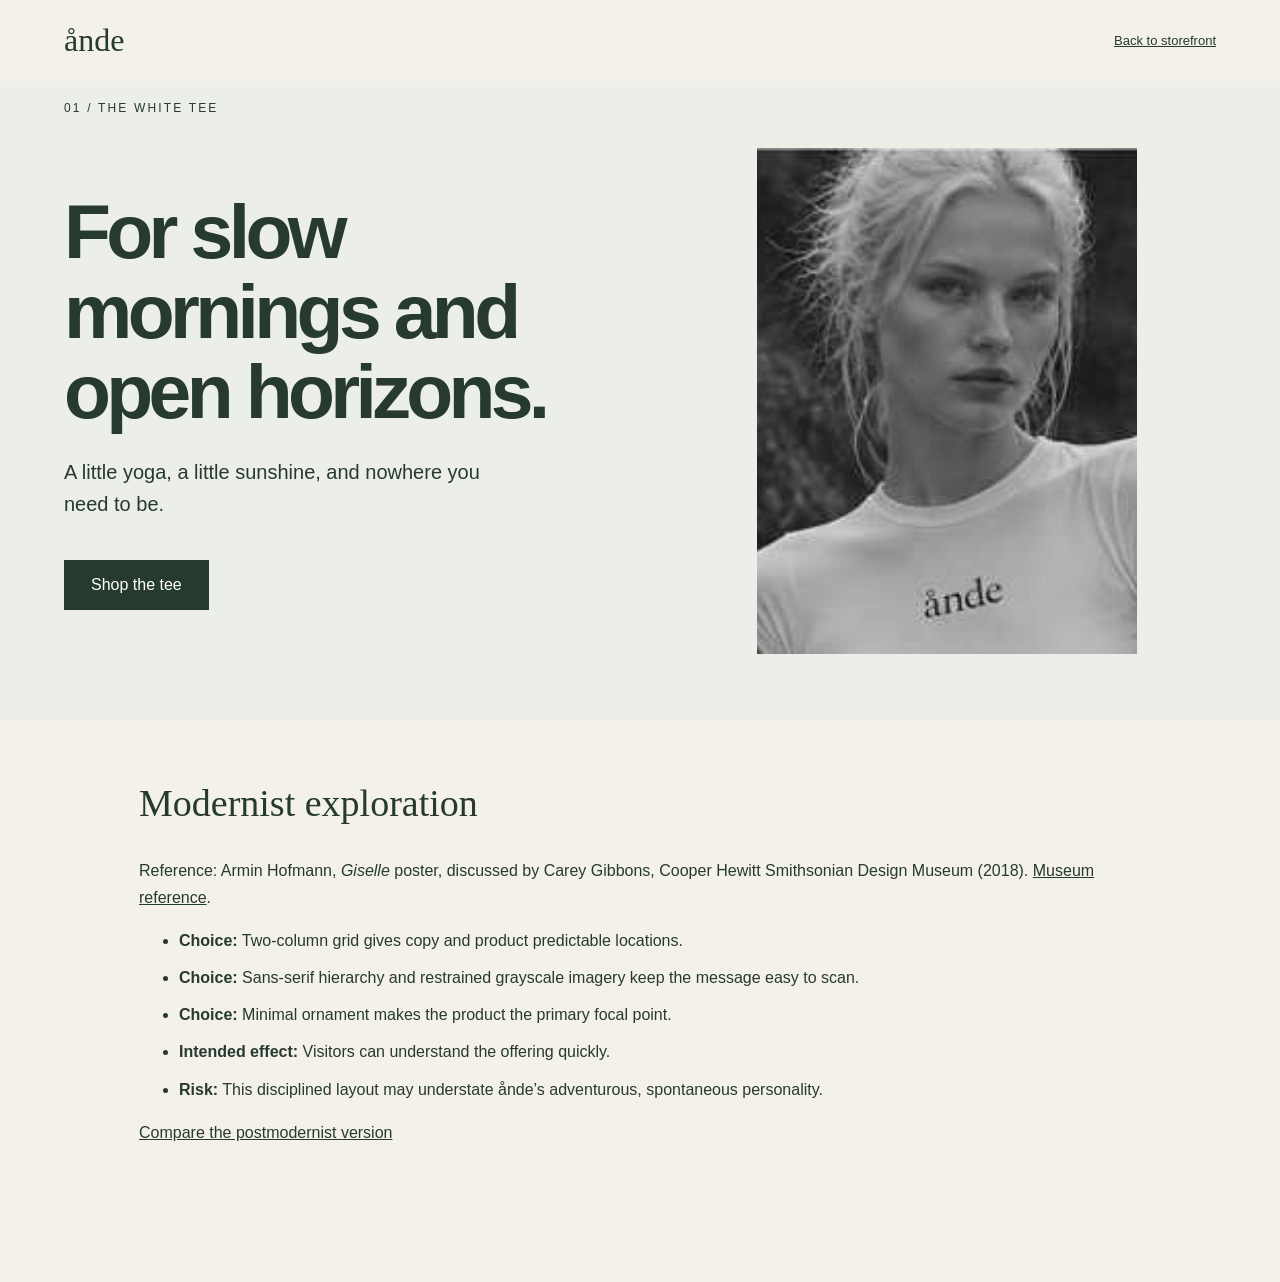
<file: public/explorations/modernist.html>
<!doctype html>
<html lang="en">
  <head>
    <meta charset="utf-8" />
    <meta name="viewport" content="width=device-width, initial-scale=1" />
    <title>ånde — Modernist hero exploration</title>
    <style>
      *,
      *::before,
      *::after {
        box-sizing: border-box;
      }
      body {
        margin: 0;
        background: #f4f1e9;
        color: #263a30;
        font-family: Arial, sans-serif;
      }
      a {
        color: inherit;
      }
      header {
        display: flex;
        justify-content: space-between;
        align-items: center;
        padding: 22px 5vw;
      }
      header strong {
        font:
          32px Georgia,
          serif;
      }
      header a {
        font-size: 13px;
      }
      .hero {
        min-height: 640px;
        position: relative;
        overflow: hidden;
        display: grid;
        align-items: center;
        padding: 5vw;
      }
      .copy {
        position: relative;
        z-index: 2;
        max-width: 550px;
      }
      .copy h1 {
        font-size: clamp(42px, 6vw, 86px);
        line-height: 1.04;
        margin: 0 0 24px;
      }
      .copy p {
        font-size: clamp(16px, 1.6vw, 20px);
        line-height: 1.6;
        max-width: 420px;
      }
      .cta {
        display: inline-block;
        padding: 16px 27px;
        margin-top: 20px;
        text-decoration: none;
        background: #263a30;
        color: #fff;
      }
      .tee {
        position: relative;
        z-index: 1;
        width: 100%;
        max-width: 380px;
        object-fit: cover;
        aspect-ratio: 3/4;
      }
      .notes {
        max-width: 1050px;
        margin: 60px auto;
        padding: 0 24px 60px;
        line-height: 1.7;
      }
      .notes h2 {
        font:
          38px Georgia,
          serif;
      }
      .notes li {
        margin: 10px 0;
      }
      .notes a {
        overflow-wrap: anywhere;
      }
      @media (max-width: 760px) {
        .hero {
          min-height: unset;
          padding: 55px 7vw;
          gap: 28px;
        }
        .tee {
          max-width: 300px;
        }
        .copy h1 {
          font-size: 46px;
        }
      }
    </style>
    <style>
      .hero {
        grid-template-columns: 1fr 1fr;
        gap: 6vw;
        background: #eceee8;
      }
      .copy h1 {
        font-family: Arial, Helvetica, sans-serif;
        font-weight: 600;
        letter-spacing: -0.06em;
      }
      .tee {
        justify-self: center;
        filter: grayscale(1);
      }
      .hero::before {
        content: "01 / THE WHITE TEE";
        position: absolute;
        top: 20px;
        left: 5vw;
        font-size: 12px;
        letter-spacing: 0.18em;
      }
      .cta {
        border-radius: 0;
      }
      @media (max-width: 760px) {
        .hero {
          grid-template-columns: 1fr;
        }
      }
    </style>
  </head>
  <body>
    <header>
      <strong>ånde</strong><a href="../index.html">Back to storefront</a>
    </header>
    <main>
      <section class="hero">
        <div class="copy">
          <h1>For slow mornings and open horizons.</h1>
          <p>A little yoga, a little sunshine, and nowhere you need to be.</p>
          <a class="cta" href="../index.html#shop">Shop the tee</a>
        </div>
        <img
          class="tee"
          src="../assets/ande-platinum-product.jpg"
          alt="Editorial concept image of a model wearing the white tee"
        />
      </section>
      <section class="notes">
        <h2>Modernist exploration</h2>
        <p>
          Reference: Armin Hofmann, <em>Giselle</em> poster, discussed by Carey
          Gibbons, Cooper Hewitt Smithsonian Design Museum (2018).
          <a href="https://www.cooperhewitt.org/2018/08/05/aharmonyofcontrasts/"
            >Museum reference</a
          >.
        </p>
        <ul>
          <li>
            <strong>Choice:</strong> Two-column grid gives copy and product
            predictable locations.
          </li>
          <li>
            <strong>Choice:</strong> Sans-serif hierarchy and restrained
            grayscale imagery keep the message easy to scan.
          </li>
          <li>
            <strong>Choice:</strong> Minimal ornament makes the product the
            primary focal point.
          </li>
          <li>
            <strong>Intended effect:</strong> Visitors can understand the
            offering quickly.
          </li>
          <li>
            <strong>Risk:</strong> This disciplined layout may understate ånde’s
            adventurous, spontaneous personality.
          </li>
        </ul>
        <p>
          <a href="postmodernist.html">Compare the postmodernist version</a>
        </p>
      </section>
    </main>
  </body>
</html>
</file>
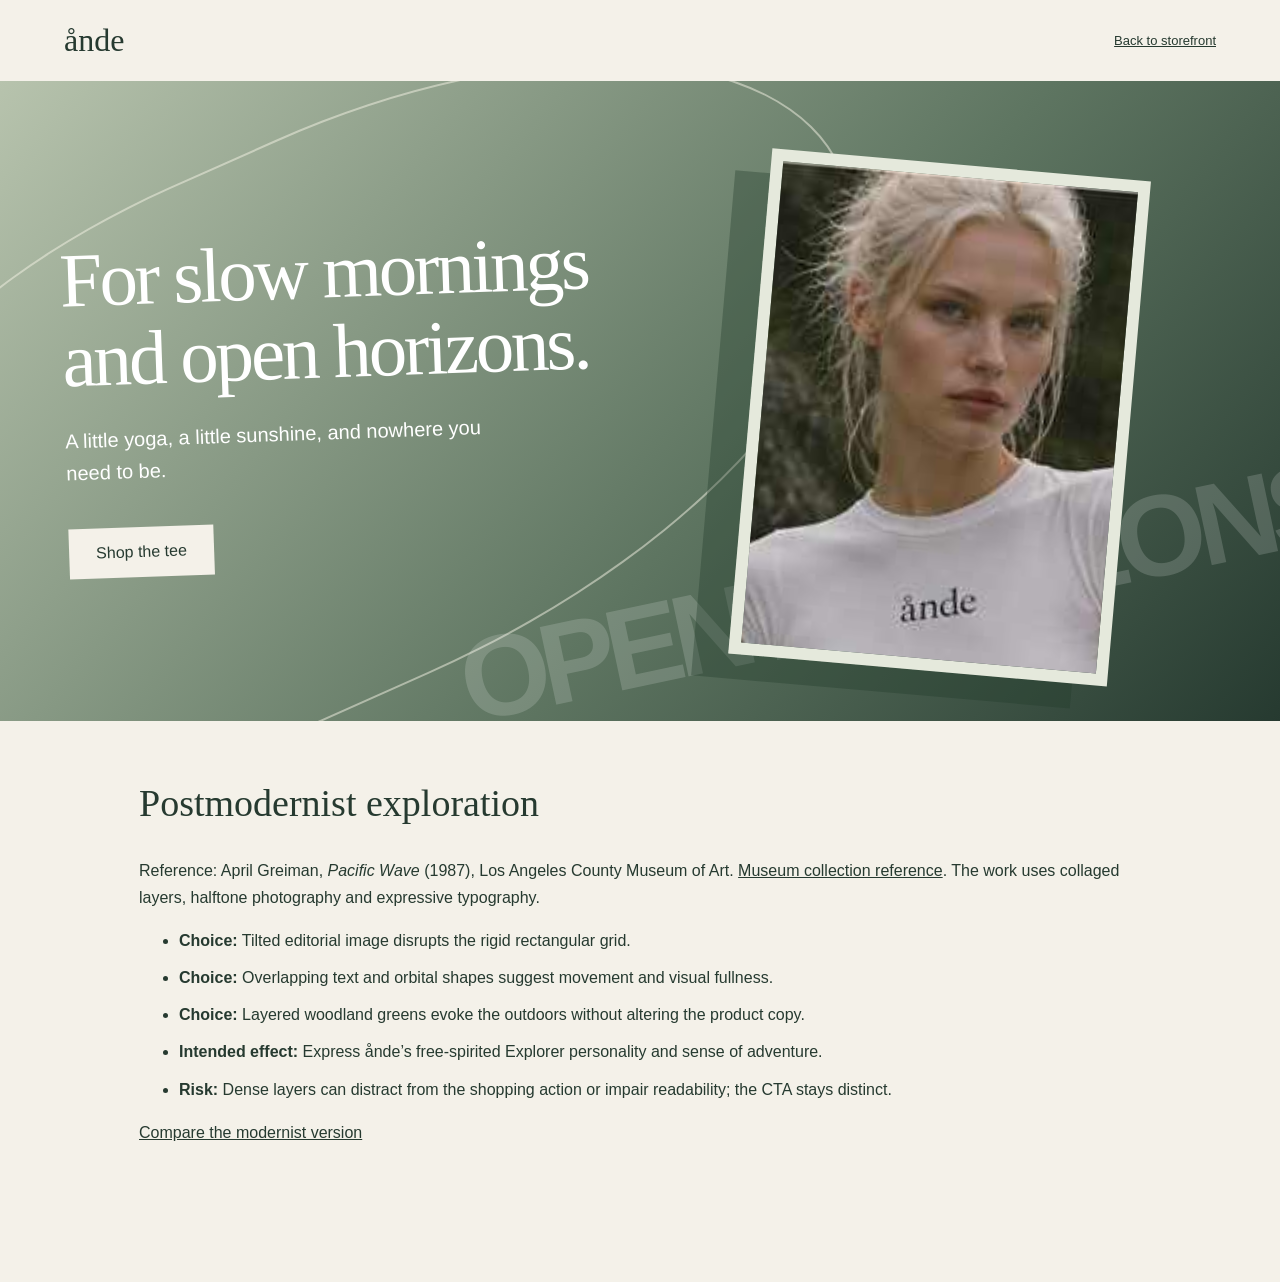
<file: public/explorations/postmodernist.html>
<!doctype html>
<html lang="en">
  <head>
    <meta charset="utf-8" />
    <meta name="viewport" content="width=device-width, initial-scale=1" />
    <title>ånde — Postmodernist hero exploration</title>
    <style>
      *,
      *::before,
      *::after {
        box-sizing: border-box;
      }
      body {
        margin: 0;
        background: #f4f1e9;
        color: #263a30;
        font-family: Arial, sans-serif;
      }
      a {
        color: inherit;
      }
      header {
        display: flex;
        justify-content: space-between;
        align-items: center;
        padding: 22px 5vw;
      }
      header strong {
        font:
          32px Georgia,
          serif;
      }
      header a {
        font-size: 13px;
      }
      .hero {
        min-height: 640px;
        position: relative;
        overflow: hidden;
        display: grid;
        align-items: center;
        padding: 5vw;
      }
      .copy {
        position: relative;
        z-index: 2;
        max-width: 550px;
      }
      .copy h1 {
        font-size: clamp(42px, 6vw, 86px);
        line-height: 1.04;
        margin: 0 0 24px;
      }
      .copy p {
        font-size: clamp(16px, 1.6vw, 20px);
        line-height: 1.6;
        max-width: 420px;
      }
      .cta {
        display: inline-block;
        padding: 16px 27px;
        margin-top: 20px;
        text-decoration: none;
        background: #263a30;
        color: #fff;
      }
      .tee {
        position: relative;
        z-index: 1;
        width: 100%;
        max-width: 380px;
        object-fit: cover;
        aspect-ratio: 3/4;
      }
      .notes {
        max-width: 1050px;
        margin: 60px auto;
        padding: 0 24px 60px;
        line-height: 1.7;
      }
      .notes h2 {
        font:
          38px Georgia,
          serif;
      }
      .notes li {
        margin: 10px 0;
      }
      .notes a {
        overflow-wrap: anywhere;
      }
      @media (max-width: 760px) {
        .hero {
          min-height: unset;
          padding: 55px 7vw;
          gap: 28px;
        }
        .tee {
          max-width: 300px;
        }
        .copy h1 {
          font-size: 46px;
        }
      }
    </style>
    <style>
      .hero {
        grid-template-columns: 1fr 1fr;
        gap: 4vw;
        background: linear-gradient(130deg, #b7c3ad, #5e7561 58%, #263a30);
        color: #fff;
      }
      .hero::before {
        content: "";
        position: absolute;
        inset: 8% 30% 6% -15%;
        border: 2px solid rgba(246, 244, 229, 0.5);
        border-radius: 48% 52% 60% 40%;
        transform: rotate(-24deg);
      }
      .hero::after {
        content: "OPEN / HORIZONS";
        position: absolute;
        right: -5%;
        bottom: 10%;
        font-size: clamp(42px, 9vw, 150px);
        font-weight: 700;
        letter-spacing: -0.08em;
        opacity: 0.16;
        transform: rotate(-12deg);
      }
      .copy {
        transform: rotate(-2deg);
      }
      .copy h1 {
        font-family: Georgia, serif;
        font-weight: 400;
        letter-spacing: -0.04em;
      }
      .tee {
        justify-self: center;
        transform: rotate(5deg) translateY(16px);
        border: 12px solid #e5e9dc;
        box-shadow: -35px 25px 0 rgba(32, 58, 40, 0.35);
      }
      .cta {
        background: #f4f1e9;
        color: #263a30;
      }
      @media (max-width: 760px) {
        .hero {
          grid-template-columns: 1fr;
        }
        .tee {
          width: 78%;
          margin: 12px auto;
        }
      }
    </style>
  </head>
  <body>
    <header>
      <strong>ånde</strong><a href="../index.html">Back to storefront</a>
    </header>
    <main>
      <section class="hero">
        <div class="copy">
          <h1>For slow mornings and open horizons.</h1>
          <p>A little yoga, a little sunshine, and nowhere you need to be.</p>
          <a class="cta" href="../index.html#shop">Shop the tee</a>
        </div>
        <img
          class="tee"
          src="../assets/ande-platinum-product.jpg"
          alt="Editorial concept image of a model wearing the white tee"
        />
      </section>
      <section class="notes">
        <h2>Postmodernist exploration</h2>
        <p>
          Reference: April Greiman, <em>Pacific Wave</em> (1987), Los Angeles
          County Museum of Art.
          <a href="https://collections.lacma.org/object/280126"
            >Museum collection reference</a
          >. The work uses collaged layers, halftone photography and expressive
          typography.
        </p>
        <ul>
          <li>
            <strong>Choice:</strong> Tilted editorial image disrupts the rigid
            rectangular grid.
          </li>
          <li>
            <strong>Choice:</strong> Overlapping text and orbital shapes suggest
            movement and visual fullness.
          </li>
          <li>
            <strong>Choice:</strong> Layered woodland greens evoke the outdoors
            without altering the product copy.
          </li>
          <li>
            <strong>Intended effect:</strong> Express ånde’s free-spirited
            Explorer personality and sense of adventure.
          </li>
          <li>
            <strong>Risk:</strong> Dense layers can distract from the shopping
            action or impair readability; the CTA stays distinct.
          </li>
        </ul>
        <p><a href="modernist.html">Compare the modernist version</a></p>
      </section>
    </main>
  </body>
</html>
</file>
<file: public/styles.css>
/* Shared brand tokens. Change these after you agree on your brand direction.
   Both the storefront and the live style guide use this file. */
:root {
  --color-paper: #f6f5f0;
  --color-ink: #171a18;
  --color-muted: #5a615b;
  --color-line: #d1d5cc;
  --color-accent: #e3ef56;
  --color-soft: #e8eae1;
  --color-white: #fff;
  --color-danger: #992e28;
  --font-body:
    system-ui, -apple-system, blinkmacsystemfont, "Segoe UI", sans-serif;
  --font-display:
    system-ui, -apple-system, blinkmacsystemfont, "Segoe UI", sans-serif;
  --font-mono: ui-monospace, sfmono-regular, consolas, monospace;
  --space-1: 0.5rem;
  --space-2: 1rem;
  --space-3: 1.5rem;
  --space-4: 2rem;
  --space-5: 3rem;
  --space-6: 4rem;
  --page-width: 1440px;
}

* {
  box-sizing: border-box;
}

html {
  scroll-behavior: smooth;
  scroll-padding-top: 1.5rem;
}

body {
  margin: 0;
  background: var(--color-paper);
  color: var(--color-ink);
  font-family: var(--font-body);
  line-height: 1.6;
  -webkit-font-smoothing: antialiased;
}

img,
svg {
  display: block;
  max-width: 100%;
}

button,
a,
input {
  -webkit-tap-highlight-color: transparent;
}

a {
  color: inherit;
  text-underline-offset: 0.2em;
  text-decoration-thickness: 1px;
}

a:hover {
  text-decoration-thickness: 2px;
}

button,
input {
  font: inherit;
}

button {
  cursor: pointer;
}

button:disabled {
  cursor: default;
}

:focus-visible {
  outline: 3px solid var(--color-ink);
  outline-offset: 5px;
}

[hidden] {
  display: none !important;
}

::selection {
  background: var(--color-accent);
  color: var(--color-ink);
}

h1,
h2,
h3,
p {
  margin: 0;
}

h1,
h2,
h3 {
  font-family: var(--font-display);
  font-weight: 550;
}

h1 {
  font-size: clamp(3.4rem, 6.25vw, 6.6rem);
  line-height: 0.99;
  letter-spacing: -0.075em;
}

h2 {
  font-size: clamp(2rem, 3.6vw, 3.75rem);
  line-height: 1.08;
  letter-spacing: -0.055em;
}

h3 {
  font-size: 1.3rem;
  line-height: 1.3;
  letter-spacing: -0.03em;
}

p + p {
  margin-top: var(--space-2);
}

.wrap {
  width: min(calc(100% - 6rem), var(--page-width));
  margin-inline: auto;
}

.muted {
  color: var(--color-muted);
}

.eyebrow,
.micro-label,
.visual-label,
.image-caption,
.section-number,
.type-label,
.token-name {
  font-family: var(--font-mono);
  font-size: 0.68rem;
  font-weight: 500;
  line-height: 1.5;
  letter-spacing: 0.06em;
  text-transform: uppercase;
}

.eyebrow {
  display: flex;
  align-items: center;
  gap: 0.55rem;
}

.status-dot {
  width: 7px;
  height: 7px;
  display: inline-block;
  background: var(--color-ink);
  border-radius: 50%;
}

.skip-link {
  position: fixed;
  top: 8px;
  left: 8px;
  z-index: 10;
  transform: translateY(-180%);
  padding: 0.75rem 1rem;
  background: var(--color-ink);
  color: var(--color-white);
}

.skip-link:focus {
  transform: translateY(0);
}

.starter-notice {
  display: flex;
  justify-content: space-between;
  align-items: center;
  gap: 1.5rem;
  padding: 0.8rem 3rem;
  background: var(--color-accent);
  font-size: 0.73rem;
  line-height: 1.5;
}

.starter-notice a {
  flex-shrink: 0;
  font-weight: 650;
}

.site-header {
  min-height: 106px;
  display: flex;
  align-items: center;
  gap: 3rem;
  border-bottom: 1px solid var(--color-line);
}

.brand-link {
  display: inline-block;
  flex-shrink: 0;
}

.wordmark {
  width: 150px;
  height: auto;
}

.main-nav {
  display: flex;
  justify-content: center;
  align-items: center;
  gap: 2rem;
  margin-inline: auto;
}

.nav-link,
.bag-link {
  text-decoration: none;
  font-size: 0.8rem;
}

.nav-link {
  padding-block: 0.5rem;
  border-bottom: 1px solid transparent;
}

.nav-link:hover,
.nav-link[aria-current="page"] {
  border-color: currentcolor;
}

.bag-link {
  display: flex;
  align-items: center;
  gap: 0.65rem;
  white-space: nowrap;
}

.bag-count {
  display: grid;
  place-items: center;
  min-width: 1.7rem;
  height: 1.7rem;
  border: 1px solid var(--color-ink);
  border-radius: 50%;
  font-size: 0.7rem;
}

.product-section {
  display: grid;
  grid-template-columns: 1.13fr 1fr;
  gap: clamp(3rem, 7vw, 8rem);
  padding-block: var(--space-5) 5rem;
  align-items: start;
}

.product-visual {
  position: relative;
  background: var(--color-soft);
}

.visual-label {
  position: absolute;
  z-index: 1;
  inset: 1.3rem 1.4rem auto;
  display: flex;
  justify-content: space-between;
  gap: 1rem;
  font-size: 0.6rem;
}

.shirt-image {
  width: 100%;
  height: auto;
  aspect-ratio: 800 / 880;
  object-fit: contain;
}

.image-caption {
  display: flex;
  align-items: center;
  justify-content: space-between;
  gap: 1rem;
  padding: 1.2rem 1.4rem;
  border-top: 1px solid var(--color-line);
  font-size: 0.59rem;
}

.image-caption > :last-child {
  font-family: var(--font-body);
  font-size: 1.5rem;
  line-height: 1;
}

.product-information {
  max-width: 530px;
  padding-block: 1rem;
}

.product-information h1 {
  margin-top: 1.6rem;
}

.product-intro {
  font-size: 1.2rem;
  line-height: 1.5;
  margin-top: 1.8rem;
  letter-spacing: -0.025em;
}

.product-description {
  margin-top: 0.6rem;
  font-size: 0.88rem;
  max-width: 430px;
}

.price-row {
  display: flex;
  align-items: center;
  justify-content: space-between;
  gap: 1rem;
  margin-block: 2rem 1.5rem;
  padding-bottom: 1.2rem;
  border-bottom: 1px solid var(--color-line);
}

.price {
  font-size: 1.65rem;
  letter-spacing: -0.04em;
  font-weight: 600;
}

.price span {
  font-family: var(--font-mono);
  font-size: 0.65rem;
  font-weight: 400;
  letter-spacing: 0;
  margin-left: 0.25rem;
}

.price-row .micro-label {
  color: var(--color-muted);
  font-size: 0.6rem;
}

fieldset {
  padding: 0;
  margin: 0;
  border: 0;
  min-width: 0;
}

legend {
  padding: 0;
  font-size: 0.84rem;
  font-weight: 650;
}

.field-help {
  margin-top: 0.3rem;
  color: var(--color-muted);
  font-size: 0.74rem;
}

.size-options {
  display: grid;
  grid-template-columns: repeat(4, 1fr);
  gap: 0.6rem;
  margin-top: 1rem;
}

.size-option {
  position: relative;
  cursor: pointer;
}

.size-option input {
  position: absolute;
  opacity: 0;
  width: 100%;
  height: 100%;
  margin: 0;
  cursor: pointer;
}

.size-option span {
  display: grid;
  place-items: center;
  min-height: 3.2rem;
  border: 1px solid var(--color-line);
  background: var(--color-paper);
  font-size: 0.83rem;
  transition:
    background 150ms ease,
    border-color 150ms ease;
}

.size-option input:checked + span {
  background: var(--color-ink);
  border-color: var(--color-ink);
  color: var(--color-paper);
}

.size-option input:hover + span {
  border-color: var(--color-ink);
}

.size-option input:focus-visible + span {
  outline: 3px solid var(--color-ink);
  outline-offset: 4px;
}

.size-option input:focus-visible {
  outline: none;
}

.field-error {
  color: var(--color-danger);
  font-size: 0.8rem;
  margin-top: 0.9rem;
  font-weight: 550;
}

.button {
  display: inline-flex;
  align-items: center;
  justify-content: space-between;
  gap: 2rem;
  min-height: 3.4rem;
  border: 1px solid var(--color-ink);
  padding: 0.9rem 1.25rem;
  font-size: 0.82rem;
  font-weight: 550;
  line-height: 1.4;
  text-decoration: none;
  transition:
    background 150ms ease,
    color 150ms ease;
}

.button > span[aria-hidden] {
  font-size: 1.25rem;
  line-height: 1;
}

.button-primary {
  background: var(--color-ink);
  color: var(--color-paper);
}

.button-primary:hover {
  background: var(--color-accent);
  color: var(--color-ink);
}

.button-secondary {
  background: transparent;
  color: var(--color-ink);
}

.button-secondary:hover {
  background: var(--color-soft);
}

.add-button {
  width: 100%;
  margin-top: 1.4rem;
}

.demo-disclaimer {
  font-size: 0.68rem;
  line-height: 1.65;
  color: var(--color-muted);
  margin-top: 0.9rem;
  max-width: 420px;
}

.product-facts {
  margin-bottom: 0;
  margin-top: 1.8rem;
}

.product-facts div {
  display: flex;
  justify-content: space-between;
  gap: 1rem;
  padding-block: 0.62rem;
  border-top: 1px solid var(--color-line);
  font-size: 0.71rem;
}

.product-facts dt {
  color: var(--color-muted);
}

.product-facts dd {
  margin: 0;
  font-weight: 500;
  text-align: right;
}

.bag-section {
  display: grid;
  grid-template-columns: 1fr 1fr;
  gap: 3rem;
  border-top: 1px solid var(--color-line);
  padding-block: 3rem;
}

.bag-section h2 {
  margin-top: 0.6rem;
  font-size: clamp(2rem, 3vw, 3rem);
}

.bag-details {
  padding-top: 0.2rem;
  font-size: 0.85rem;
}

.bag-message {
  max-width: 500px;
}

.bag-items {
  list-style: none;
  margin: 1rem 0;
  padding: 0;
}

.bag-items:empty {
  margin: 0;
}

.bag-items li {
  padding-block: 0.55rem;
  border-bottom: 1px solid var(--color-line);
  font-size: 0.78rem;
}

.text-button {
  padding: 0.5rem 0;
  border: 0;
  background: transparent;
  color: var(--color-ink);
  font-size: 0.8rem;
  text-decoration: underline;
  text-underline-offset: 0.25rem;
}

.text-button:disabled {
  opacity: 0.5;
}

.bag-details .field-help {
  margin-top: 0.4rem;
  font-size: 0.69rem;
}

.starter-next {
  display: grid;
  grid-template-columns: 1fr 1fr;
  gap: 1.5rem 3rem;
  background: var(--color-accent);
  padding: 2.7rem 3rem 3rem;
  margin-block: 1rem 4rem;
}

.starter-next > .eyebrow {
  grid-column: 1 / -1;
}

.starter-next > div {
  max-width: 470px;
  font-size: 0.86rem;
}

.starter-next .button {
  margin-top: 1.6rem;
}

.site-footer {
  display: flex;
  align-items: center;
  justify-content: space-between;
  gap: 2rem;
  border-top: 1px solid var(--color-line);
  padding-block: 1.6rem;
  font-size: 0.67rem;
  color: var(--color-muted);
}

.footer-tagline {
  margin: 0;
}

.footer-separator {
  margin-inline: 0.6rem;
  color: var(--color-ink);
}

.site-footer a {
  color: var(--color-ink);
}

/* Shared editorial pages */
.page-hero {
  padding-block: 4.5rem 3.8rem;
  display: grid;
  grid-template-columns: 1.25fr 0.75fr;
  align-items: end;
  gap: 1.3rem 4rem;
}

.page-hero > .eyebrow {
  grid-column: 1 / -1;
}

.page-hero h1 {
  font-size: clamp(3.5rem, 6.8vw, 7.3rem);
}

.page-hero .hero-summary {
  max-width: 400px;
  font-size: 0.95rem;
  color: var(--color-muted);
  padding-bottom: 0.25rem;
}

.hero-summary strong {
  font-weight: 550;
  color: var(--color-ink);
}

.page-subnav {
  display: flex;
  flex-wrap: wrap;
  gap: 0.6rem 1.8rem;
  padding-block: 1rem;
  border-top: 1px solid var(--color-line);
  border-bottom: 1px solid var(--color-line);
  font-size: 0.76rem;
}

.section-link {
  text-decoration: none;
}

.section-link:hover {
  text-decoration: underline;
}

.guide-section {
  padding-block: 3rem;
  border-bottom: 1px solid var(--color-line);
  display: grid;
  grid-template-columns: 0.32fr 1fr;
  column-gap: 3rem;
}

.section-heading .section-number {
  color: var(--color-muted);
  display: block;
  margin-bottom: 0.8rem;
}

.section-heading h2 {
  font-size: clamp(1.7rem, 2.5vw, 2.65rem);
}

.section-heading p {
  font-size: 0.78rem;
  color: var(--color-muted);
  margin-top: 1rem;
  max-width: 210px;
}

.guide-content {
  min-width: 0;
}

.draft-label {
  display: inline-block;
  padding: 0.3rem 0.55rem;
  background: var(--color-accent);
  color: var(--color-ink);
  font-family: var(--font-mono);
  font-size: 0.6rem;
  line-height: 1.4;
  letter-spacing: 0.03em;
  text-transform: uppercase;
}

.decision-grid {
  display: grid;
  grid-template-columns: repeat(3, 1fr);
  gap: 1.5rem;
  margin-top: 1.6rem;
}

.decision-grid > div {
  border-top: 1px solid var(--color-line);
  padding-top: 0.8rem;
}

.decision-grid h3 {
  font-size: 0.85rem;
  font-weight: 650;
  letter-spacing: 0;
}

.decision-grid p {
  font-size: 0.8rem;
  color: var(--color-muted);
  margin-top: 0.5rem;
}

.decision-grid .undecided {
  font-size: 1.5rem;
  font-weight: 450;
  color: var(--color-ink);
  letter-spacing: -0.04em;
}

.logo-board {
  min-height: 230px;
  display: grid;
  place-items: center;
  padding: 3rem;
  background: var(--color-white);
  border: 1px solid var(--color-line);
}

.logo-board img {
  width: min(100%, 380px);
}

.logo-variants {
  display: grid;
  grid-template-columns: 1fr 1fr;
  border: 1px solid var(--color-line);
  border-top: 0;
}

.logo-variant {
  min-height: 140px;
  padding: 1.5rem;
  display: flex;
  flex-direction: column;
  justify-content: space-between;
  gap: 1.5rem;
}

.logo-variant + .logo-variant {
  border-left: 1px solid var(--color-line);
}

.logo-small {
  width: 110px;
  height: auto;
}

.logo-mono {
  width: 190px;
  filter: brightness(0);
}

.logo-variant p,
.guide-note {
  font-size: 0.73rem;
  color: var(--color-muted);
}

.guide-note {
  margin-top: 1rem;
  max-width: 680px;
}

.palette-grid {
  display: grid;
  grid-template-columns: repeat(5, 1fr);
  gap: 0.65rem;
}

.color-swatch {
  height: 120px;
  border: 1px solid var(--color-line);
  background: var(--swatch-color);
}

.palette-card h3 {
  font-size: 0.76rem;
  letter-spacing: 0;
  font-weight: 650;
  margin-top: 0.65rem;
}

.palette-card code {
  font-family: var(--font-mono);
  font-size: 0.65rem;
  color: var(--color-muted);
  display: block;
  margin-top: 0.15rem;
}

.palette-card p {
  font-size: 0.66rem;
  color: var(--color-muted);
  margin-top: 0.4rem;
  line-height: 1.5;
}

.type-specimen {
  border-top: 1px solid var(--color-line);
  padding-block: 1.3rem;
}

.type-specimen:first-child {
  border-top: 0;
  padding-top: 0;
}

.type-label {
  display: block;
  margin-bottom: 1rem;
  color: var(--color-muted);
  font-size: 0.6rem;
}

.type-display {
  font-family: var(--font-display);
  font-size: clamp(2.5rem, 4.5vw, 5rem);
  font-weight: 550;
  letter-spacing: -0.075em;
  line-height: 1;
  max-width: 700px;
}

.type-body {
  font-family: var(--font-body);
  font-size: 1rem;
  max-width: 570px;
}

.type-mono {
  font-family: var(--font-mono);
  text-transform: uppercase;
  font-size: 0.7rem;
  letter-spacing: 0.06em;
}

.spacing-grid {
  display: flex;
  flex-wrap: wrap;
  align-items: start;
  gap: 2rem;
}

.spacing-token {
  min-width: 52px;
}

.spacing-bar {
  width: var(--token-size);
  height: 40px;
  background: var(--color-ink);
  margin-bottom: 0.9rem;
}

.token-name {
  display: block;
  font-size: 0.6rem;
}

.spacing-token code {
  font-family: var(--font-mono);
  color: var(--color-muted);
  font-size: 0.65rem;
}

.button-samples {
  display: flex;
  flex-wrap: wrap;
  gap: 1rem;
}

.button-samples .button {
  min-width: 185px;
}

.voice-grid {
  display: grid;
  grid-template-columns: 1fr 1fr;
  gap: 2rem;
}

.voice-grid h3 {
  font-size: 0.95rem;
  font-weight: 600;
  margin-bottom: 0.65rem;
}

.voice-grid p {
  font-size: 0.84rem;
  color: var(--color-muted);
}

.voice-example {
  font-size: 1.7rem !important;
  color: var(--color-ink) !important;
  letter-spacing: -0.035em;
  line-height: 1.3;
}

.guide-footer-note {
  display: flex;
  gap: 2rem;
  align-items: center;
  justify-content: space-between;
  background: var(--color-soft);
  padding: 1.5rem 2rem;
  margin-block: 2rem 4rem;
}

.guide-footer-note p {
  font-size: 0.83rem;
  max-width: 680px;
}

.guide-footer-note a {
  font-size: 0.8rem;
  white-space: nowrap;
}

@media (width >= 1600px) {
  .product-section {
    gap: 8rem;
  }
}

@media (width <= 1100px) {
  .wrap {
    width: calc(100% - 4rem);
  }

  .starter-notice {
    padding-inline: 2rem;
  }

  .site-header {
    gap: 1.7rem;
  }

  .main-nav {
    gap: 1.25rem;
  }

  .product-section {
    gap: 3rem;
    align-items: start;
  }

  .product-information h1 {
    font-size: clamp(3.4rem, 7vw, 5rem);
  }

  .product-information {
    padding-top: 0.5rem;
  }

  .product-intro {
    margin-top: 1.4rem;
  }

  .price-row {
    margin-top: 1.5rem;
  }

  .page-hero {
    column-gap: 2rem;
  }

  .guide-section {
    grid-template-columns: 0.35fr 1fr;
    gap: 2rem;
  }

  .palette-grid {
    grid-template-columns: repeat(3, 1fr);
    row-gap: 1.6rem;
  }
}

@media (width <= 760px) {
  .wrap {
    width: calc(100% - 2.5rem);
  }

  .starter-notice {
    padding: 0.75rem 1.25rem;
    font-size: 0.67rem;
    gap: 1rem;
  }

  .starter-notice > span {
    max-width: 480px;
  }

  .starter-notice a {
    font-size: 0.65rem;
  }

  .site-header {
    min-height: 108px;
    display: grid;
    grid-template-columns: 1fr auto;
    gap: 0.5rem 1rem;
    padding-block: 1.2rem 1rem;
  }

  .wordmark {
    width: 130px;
  }

  .main-nav {
    grid-row: 2;
    grid-column: 1 / -1;
    min-width: 0;
    margin: 0;
    justify-content: flex-start;
    flex-wrap: wrap;
    gap: 0.35rem 1.5rem;
  }

  .nav-link,
  .bag-link {
    font-size: 0.73rem;
  }

  .bag-link {
    grid-column: 2;
    grid-row: 1;
  }

  .bag-count {
    min-width: 1.5rem;
    height: 1.5rem;
  }

  .product-section {
    grid-template-columns: minmax(0, 1fr);
    gap: 2rem;
    padding-block: 1.5rem 3rem;
  }

  .product-visual {
    max-width: 600px;
    width: 100%;
    margin-inline: auto;
  }

  .shirt-image {
    max-height: 530px;
  }

  .product-information {
    max-width: none;
    padding: 0;
  }

  .product-information h1 {
    font-size: clamp(4.2rem, 13vw, 7rem);
    margin-top: 1rem;
  }

  .product-intro {
    font-size: 1.1rem;
    margin-top: 1.4rem;
  }

  .product-description {
    max-width: 580px;
  }

  .product-facts {
    margin-top: 1.5rem;
  }

  .bag-section {
    grid-template-columns: 1fr;
    gap: 1.3rem;
    padding-block: 2rem;
  }

  .bag-section h2 {
    margin-top: 0.6rem;
  }

  .starter-next {
    grid-template-columns: 1fr;
    padding: 1.8rem;
    gap: 1.3rem;
    margin-block: 1rem 3rem;
  }

  .starter-next > div {
    max-width: none;
  }

  .site-footer {
    flex-wrap: wrap;
    gap: 0.7rem 2rem;
    padding-block: 1.5rem;
  }

  .footer-tagline {
    display: none;
  }

  .page-hero {
    padding-block: 2.5rem;
    grid-template-columns: 1fr;
    row-gap: 1.4rem;
  }

  .page-hero h1 {
    font-size: clamp(3.7rem, 11vw, 6rem);
  }

  .page-hero .hero-summary {
    max-width: 570px;
    font-size: 0.9rem;
  }

  .page-subnav {
    gap: 0.6rem 1.2rem;
    font-size: 0.72rem;
  }

  .guide-section {
    grid-template-columns: 1fr;
    gap: 1.8rem;
    padding-block: 2.3rem;
  }

  .section-heading {
    display: grid;
    grid-template-columns: 1fr 1fr;
    column-gap: 2rem;
  }

  .section-heading .section-number {
    grid-column: 1 / -1;
    margin-bottom: 0.5rem;
  }

  .section-heading p {
    max-width: none;
    margin: 0;
    font-size: 0.73rem;
  }

  .decision-grid {
    gap: 1rem;
  }

  .decision-grid .undecided {
    font-size: 1.3rem;
  }

  .decision-grid p {
    font-size: 0.73rem;
  }

  .palette-grid {
    grid-template-columns: repeat(5, 1fr);
  }

  .color-swatch {
    height: 85px;
  }

  .palette-card p {
    font-size: 0.62rem;
  }

  .palette-card code {
    font-size: 0.57rem;
  }

  .guide-footer-note {
    flex-direction: column;
    align-items: start;
    gap: 1rem;
    margin-block: 1.5rem 3rem;
    padding: 1.5rem;
  }
}

@media (width <= 420px) {
  .starter-notice {
    align-items: start;
    flex-direction: column;
    gap: 0.35rem;
  }

  .visual-label {
    inset: 1rem 1rem auto;
    font-size: 0.53rem;
  }

  .image-caption {
    font-size: 0.53rem;
    padding: 1rem;
  }

  .price-row .micro-label {
    font-size: 0.54rem;
  }

  .section-heading {
    grid-template-columns: 1fr;
    gap: 0.6rem;
  }

  .section-heading .section-number {
    margin: 0;
  }

  .decision-grid {
    grid-template-columns: 1fr;
    gap: 1.2rem;
  }

  .decision-grid > div {
    display: grid;
    grid-template-columns: 0.5fr 1fr;
    gap: 0.4rem 1rem;
  }

  .decision-grid p {
    margin-top: 0;
  }

  .decision-grid p:last-child {
    grid-column: 2;
  }

  .palette-grid {
    grid-template-columns: repeat(3, 1fr);
  }

  .color-swatch {
    height: 90px;
  }

  .logo-board {
    min-height: 190px;
    padding: 2rem;
  }

  .logo-variants {
    grid-template-columns: 1fr;
  }

  .logo-variant {
    min-height: 125px;
  }

  .logo-variant + .logo-variant {
    border-left: 0;
    border-top: 1px solid var(--color-line);
  }

  .voice-grid {
    grid-template-columns: 1fr;
    gap: 1.5rem;
  }
}

@media (prefers-reduced-motion: reduce) {
  html {
    scroll-behavior: auto;
  }

  *,
  *::before,
  *::after {
    transition: none !important;
    animation: none !important;
  }
}

/* ånde editorial hero — expressive layering without torn-paper motifs. */
.ande-hero {
  position: relative;
  min-height: min(77vw, 720px);
  display: grid;
  align-items: center;
  overflow: hidden;
  background: #718d7c;
  color: #f9f9f2;
  isolation: isolate;
}

.ande-hero-art {
  position: absolute;
  inset: 0;
  z-index: -2;
  background:
    linear-gradient(
      90deg,
      rgb(20 45 35 / 80%) 0%,
      rgb(30 56 44 / 52%) 48%,
      rgb(42 67 53 / 14%) 100%
    ),
    radial-gradient(
      ellipse at 68% 28%,
      #d4ddd0 0%,
      #94ab9a 28%,
      #486d5c 66%,
      #294b3b 100%
    );
}

.ande-hero-art::before,
.ande-hero-art::after {
  content: "";
  position: absolute;
  inset: 0;
  background: repeating-linear-gradient(
    100deg,
    transparent 0 5%,
    rgb(19 50 37 / 28%) 5.3% 6.5%,
    transparent 7% 11%
  );
  opacity: 0.5;
  filter: blur(3px);
}

.ande-hero-art::after {
  transform: scale(1.35) translateY(12%);
  opacity: 0.4;
  filter: blur(10px);
}

.ande-mist {
  position: absolute;
  inset: 32% -10% 0;
  background: linear-gradient(0deg, rgb(230 238 225 / 40%), transparent 85%);
  filter: blur(32px);
}

.ande-hero-copy {
  padding-block: 7rem;
  position: relative;
}

.ande-hero-copy h1 {
  max-width: 860px;
  font-size: clamp(3.7rem, 7.5vw, 8rem);
  letter-spacing: -0.045em;
  font-weight: 400;
  line-height: 1.04;
  margin: 1.5rem 0;
}

.ande-hero-copy p:not(.eyebrow) {
  font-size: clamp(1rem, 1.7vw, 1.35rem);
  max-width: 460px;
  margin-bottom: 2rem;
}

.ande-hero-copy .button {
  background: #f5f4ed;
  color: #284637;
  border-color: #f5f4ed;
}

.ande-hero-copy .button:hover {
  background: #dce6d9;
}

.product-information h1,
.page-hero h1 {
  letter-spacing: -0.055em;
  font-weight: 400;
}

@media (width <= 760px) {
  .ande-hero {
    min-height: 630px;
  }

  .ande-hero-copy {
    padding-block: 5rem;
  }

  .ande-hero-copy h1 {
    font-size: clamp(3.3rem, 12vw, 5.4rem);
  }
}

/* Photographic ånde hero: remote forest image is a temporary stand-in pending upload of the approved original model crop. */
/* stylelint-disable-next-line no-duplicate-selectors -- intentional design override */
.ande-hero {
  min-height: 680px;
  background: #385544;
}
/* stylelint-disable-next-line no-duplicate-selectors -- intentional design override */
.ande-hero-art {
  background:
    linear-gradient(
      90deg,
      rgb(22 45 34 / 85%) 0%,
      rgb(22 45 34 / 55%) 47%,
      rgb(22 45 34 / 12%) 100%
    ),
    url("https://images.unsplash.com/photo-1448375240586-882707db888b?auto=format&fit=crop&w=1800&q=85")
      center / cover no-repeat;
}
/* stylelint-disable-next-line no-duplicate-selectors -- intentional design override */
.ande-hero-art::before,
.ande-hero-art::after {
  display: none;
}
/* stylelint-disable-next-line no-duplicate-selectors -- intentional design override */
.ande-mist {
  opacity: 0.25;
  pointer-events: none;
}
/* stylelint-disable-next-line no-duplicate-selectors -- intentional design override */
.ande-hero-copy {
  z-index: 2;
}

@media (width <= 760px) {
  .ande-hero-art {
    background-position: 60% center;
  }
}

/* Portrait treatment for the ånde white-tee editorial section. */
/* stylelint-disable-next-line no-duplicate-selectors -- intentional design override */
.product-visual {
  overflow: hidden;
  background: #dce6d9;
}

.product-visual .shirt-image {
  aspect-ratio: 4 / 5;
  object-fit: cover;
  object-position: center 35%;
  filter: saturate(0.8) contrast(0.96);
}

.product-visual .visual-label {
  color: #f7f7ee;
  text-shadow: 0 1px 8px #183425;
  background: rgb(24 49 36 / 28%);
  padding: 0.45rem 0.6rem;
}

/* Refined editorial product image composition, using existing illustrative photo until the approved custom portrait is hosted. */
.ande-photo-stack {
  display: grid;
  grid-template-columns: minmax(0, 1fr) 29%;
  gap: 0.75rem;
  align-items: stretch;
  padding: 0.7rem;
  background: var(--color-paper);
}

.ande-photo-primary {
  min-width: 0;
  position: relative;
  overflow: hidden;
  background: #dbe2d9;
}

.ande-photo-primary .shirt-image {
  width: 100%;
  height: 100%;
  min-height: 490px;
  aspect-ratio: 3/4;
  object-fit: cover;
}

.ande-photo-primary .visual-label {
  inset: 1rem 1rem auto;
  flex-wrap: wrap;
}

.ande-photo-detail {
  overflow: hidden;
  background: #dce6d9;
}

.ande-photo-detail img {
  width: 100%;
  height: 100%;
  object-fit: cover;
  object-position: 70% center;
  transform: scale(1.8);
  filter: saturate(0.72);
}
/* stylelint-disable-next-line no-duplicate-selectors -- intentional design override */
.product-section {
  grid-template-columns: minmax(0, 1.2fr) minmax(0, 1fr);
  gap: clamp(2rem, 5vw, 6rem);
}

@media (width <= 760px) {
  .product-section {
    grid-template-columns: minmax(0, 1fr);
  }

  .ande-photo-stack {
    grid-template-columns: minmax(0, 1fr) 24%;
    gap: 0.35rem;
    padding: 0.35rem;
  }

  .ande-photo-primary .shirt-image {
    min-height: 360px;
  }
}
</file>
<file: public/studio.css>
/* Assignment overview: the README remains the setup authority. */
.studio-hero {
  padding-bottom: 3rem;
}

.studio-hero h1 {
  font-size: clamp(4rem, 8.4vw, 9rem);
}

.studio-hero .hero-summary {
  padding-bottom: 0.4rem;
}

.studio-hero .button {
  margin-top: 1.8rem;
}

.studio-ribbon {
  display: grid;
  grid-template-columns: 1fr auto;
  align-items: center;
  gap: 1.5rem;
  background: var(--color-accent);
  padding: 1.6rem 2rem;
}

.cycle {
  font-size: clamp(1.15rem, 2vw, 1.8rem);
  font-weight: 550;
  letter-spacing: -0.04em;
  line-height: 1.5;
}

.cycle span {
  font-weight: 350;
  margin-inline: 0.3rem;
}

.studio-ribbon .micro-label {
  max-width: 205px;
  text-align: right;
  font-size: 0.6rem;
}

.studio-intro {
  display: grid;
  grid-template-columns: 1fr 1fr;
  gap: 4rem;
  padding-block: 4rem;
  border-bottom: 1px solid var(--color-line);
}

.studio-intro h2 {
  margin-top: 0.9rem;
}

.studio-intro p {
  font-size: 0.9rem;
  color: var(--color-muted);
  max-width: 540px;
}

.studio-intro .lead {
  font-size: 1.15rem;
  color: var(--color-ink);
  line-height: 1.55;
  letter-spacing: -0.025em;
}

.path-section {
  padding-block: 4rem;
}

.path-intro {
  display: flex;
  justify-content: space-between;
  gap: 2rem;
  align-items: end;
  margin-bottom: 2rem;
}

.path-intro h2 {
  margin-top: 0.8rem;
}

.path-intro > p {
  font-size: 0.85rem;
  color: var(--color-muted);
  max-width: 340px;
}

.studio-path {
  margin: 0;
  padding: 0;
  list-style: none;
  display: grid;
  grid-template-columns: repeat(3, 1fr);
  border-top: 1px solid var(--color-line);
  border-left: 1px solid var(--color-line);
}

.studio-path > li {
  min-height: 280px;
  border-right: 1px solid var(--color-line);
  border-bottom: 1px solid var(--color-line);
  padding: 1.7rem;
  display: flex;
  flex-direction: column;
}

.stage-number {
  font-family: var(--font-mono);
  font-size: 0.7rem;
  color: var(--color-muted);
  margin-bottom: 2rem;
}

.studio-path h3 {
  font-size: 1.5rem;
  margin-bottom: 0.75rem;
}

.studio-path p {
  font-size: 0.8rem;
  color: var(--color-muted);
}

.studio-path .stage-output {
  font-size: 0.64rem;
  text-transform: uppercase;
  font-family: var(--font-mono);
  letter-spacing: 0.025em;
  margin-top: auto;
  padding-top: 1.5rem;
  color: var(--color-ink);
}

.comparison-section {
  display: grid;
  grid-template-columns: 0.6fr 1fr;
  gap: 4rem;
  padding-block: 3rem 4rem;
  border-top: 1px solid var(--color-line);
}

.comparison-section h2 {
  font-size: clamp(2rem, 3vw, 3rem);
  margin-top: 0.75rem;
}

.comparison-description {
  color: var(--color-muted);
  font-size: 0.82rem;
  margin-top: 1rem;
  max-width: 350px;
}

.comparison-grid {
  display: grid;
  grid-template-columns: 1fr 1fr;
  gap: 1rem;
}

.direction-card {
  border: 1px solid var(--color-line);
  padding: 1rem;
}

.direction-sketch {
  height: 160px;
  margin-bottom: 1.2rem;
  background: var(--color-white);
  overflow: hidden;
  position: relative;
}

.modern-sketch {
  display: grid;
  grid-template-columns: repeat(3, 1fr);
  gap: 0.5rem;
  padding: 1.2rem;
}

.modern-sketch::before {
  content: "Aa";
  font-size: 3.8rem;
  font-weight: 650;
  line-height: 1;
  letter-spacing: -0.08em;
  grid-column: 1 / -1;
}

.modern-sketch i {
  display: block;
  background: var(--color-ink);
  height: 0.4rem;
}

.postmodern-sketch::before {
  content: "Aa";
  position: absolute;
  font-family: Georgia, serif;
  font-style: italic;
  font-size: 5rem;
  transform: rotate(-14deg);
  inset: 0 0 auto 1rem;
  z-index: 1;
}

.postmodern-sketch::after {
  content: "TYPE";
  position: absolute;
  right: -3px;
  bottom: 16px;
  font-weight: 800;
  font-size: 2.5rem;
  letter-spacing: -0.075em;
  transform: rotate(9deg);
  text-decoration: underline;
  text-decoration-color: var(--color-accent);
  text-decoration-thickness: 16px;
  text-underline-offset: -8px;
}

.postmodern-sketch i {
  position: absolute;
  display: block;
  width: 100px;
  height: 100px;
  right: 15px;
  top: 10px;
  background: var(--color-accent);
  border-radius: 50%;
}

.modern-sketch i:last-child {
  background: var(--color-accent);
}

.direction-card h3 {
  font-size: 1rem;
  margin-bottom: 0.5rem;
}

.direction-card p {
  font-size: 0.75rem;
  color: var(--color-muted);
}

.comparison-caption {
  grid-column: 1 / -1;
  color: var(--color-muted);
  font-size: 0.68rem;
}

.example-section {
  padding: 2.5rem 3rem;
  background: var(--color-soft);
  display: grid;
  grid-template-columns: 0.6fr 1fr;
  gap: 3rem;
  margin-bottom: 4rem;
}

.example-section h2 {
  font-size: 2.3rem;
  margin-top: 0.8rem;
}

.example-chain {
  display: grid;
  grid-template-columns: 1fr;
  gap: 1.2rem;
}

.example-step {
  display: grid;
  grid-template-columns: 100px 1fr;
  gap: 1rem;
  padding-bottom: 1rem;
  border-bottom: 1px solid var(--color-line);
}

.example-step:last-child {
  padding-bottom: 0;
  border-bottom: 0;
}

.example-step .micro-label {
  font-size: 0.6rem;
  padding-top: 0.25rem;
}

.example-step p {
  font-size: 0.84rem;
}

.coach-section {
  display: grid;
  grid-template-columns: 1fr 1fr;
  gap: 4rem;
  border-top: 1px solid var(--color-line);
  padding-block: 3rem;
}

.coach-section h2 {
  margin-top: 0.8rem;
}

.coach-section p {
  font-size: 0.85rem;
  color: var(--color-muted);
  margin-top: 1rem;
  max-width: 470px;
}

.coach-quote {
  background: var(--color-white);
  border: 1px solid var(--color-line);
  margin: 0;
  padding: 2rem;
}

.coach-quote .micro-label {
  font-size: 0.6rem;
}

.coach-quote p {
  color: var(--color-ink);
  font-size: 1.3rem;
  line-height: 1.5;
  letter-spacing: -0.03em;
}

.coach-quote footer {
  font-family: var(--font-mono);
  font-size: 0.6rem;
  text-transform: uppercase;
  color: var(--color-muted);
  margin-top: 1.5rem;
}

.resource-section {
  border-top: 1px solid var(--color-line);
  padding-block: 3rem 4rem;
}

.resource-section h2 {
  margin-top: 0.8rem;
}

.resource-grid {
  display: grid;
  grid-template-columns: repeat(4, 1fr);
  gap: 1rem;
  margin-top: 2rem;
}

.resource-card {
  display: block;
  border: 1px solid var(--color-line);
  padding: 1.4rem;
  text-decoration: none;
}

.resource-card:hover {
  background: var(--color-soft);
}

.resource-card span {
  display: block;
  margin-bottom: 1rem;
  font-size: 0.66rem;
  font-family: var(--font-mono);
}

.resource-card h3 {
  font-size: 1rem;
}

.resource-card p {
  font-size: 0.74rem;
  color: var(--color-muted);
  margin-top: 0.6rem;
}

@media (width <= 1100px) {
  .studio-path > li {
    padding: 1.4rem;
  }

  .comparison-section {
    grid-template-columns: 0.65fr 1fr;
    gap: 2rem;
  }

  .example-section {
    gap: 2rem;
    padding: 2rem;
  }
}

@media (width <= 760px) {
  .studio-hero h1 {
    font-size: clamp(4rem, 13vw, 7rem);
  }

  .studio-hero .button {
    margin-top: 1.3rem;
  }

  .studio-ribbon {
    padding: 1.5rem;
    grid-template-columns: 1fr;
    gap: 0.7rem;
  }

  .studio-ribbon .micro-label {
    text-align: left;
    max-width: none;
  }

  .cycle span {
    margin-inline: 0.1rem;
  }

  .studio-intro {
    grid-template-columns: 1fr;
    gap: 1.7rem;
    padding-block: 2.5rem;
  }

  .studio-intro p {
    max-width: none;
  }

  .path-section {
    padding-block: 2.5rem;
  }

  .path-intro {
    align-items: start;
    flex-direction: column;
    gap: 1.2rem;
  }

  .path-intro > p {
    max-width: 540px;
  }

  .studio-path {
    grid-template-columns: repeat(2, 1fr);
  }

  .studio-path > li {
    min-height: 270px;
  }

  .studio-path h3 {
    font-size: 1.3rem;
  }

  .stage-number {
    margin-bottom: 1.5rem;
  }

  .comparison-section {
    grid-template-columns: 1fr;
    gap: 1.5rem;
    padding-block: 2.5rem;
  }

  .comparison-description {
    max-width: 540px;
  }

  .example-section {
    grid-template-columns: 1fr;
    gap: 2rem;
    padding: 1.6rem;
    margin-bottom: 2.5rem;
  }

  .coach-section {
    grid-template-columns: 1fr;
    gap: 1.7rem;
    padding-block: 2.5rem;
  }

  .coach-section p {
    max-width: none;
  }

  .coach-quote {
    padding: 1.6rem;
  }

  .resource-section {
    padding-block: 2.5rem 3rem;
  }

  .resource-grid {
    grid-template-columns: repeat(2, 1fr);
  }
}

@media (width <= 420px) {
  .studio-path {
    grid-template-columns: 1fr;
  }

  .studio-path > li {
    min-height: 235px;
  }

  .example-step {
    grid-template-columns: 1fr;
    gap: 0.4rem;
  }

  .resource-grid {
    gap: 0.7rem;
  }

  .resource-card {
    padding: 1rem;
  }

  .comparison-grid {
    gap: 0.7rem;
  }

  .direction-card {
    padding: 0.75rem;
  }

  .direction-sketch {
    height: 135px;
  }
}
</file>
